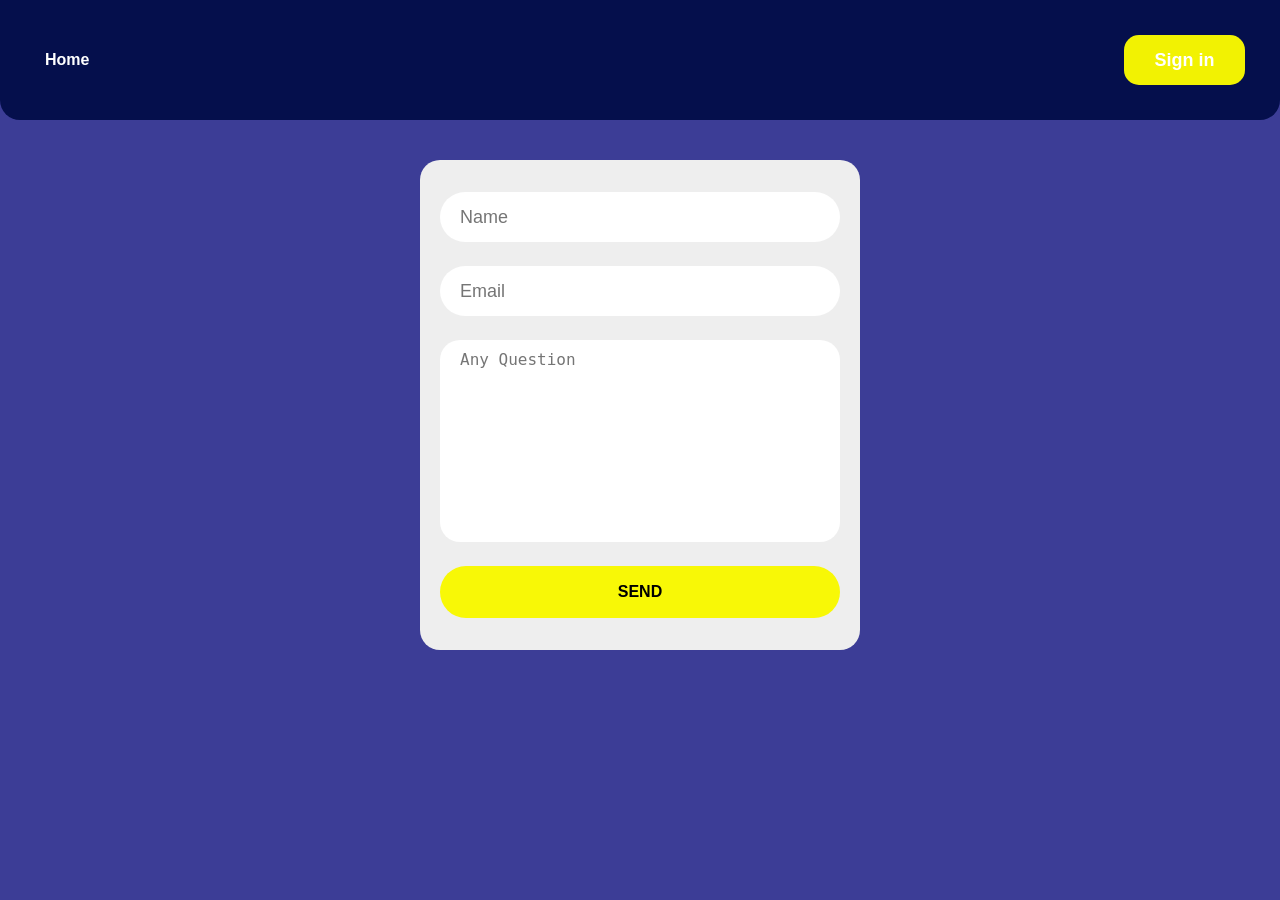
<file: final_project/contactus.html>
<html>

<head>
    <link rel="stylesheet" href="./contactus.css">
    <title>Contact Us</title>
</head>

<body>
        <div class="header">
            <div class="headerlinksbtn">
                <a href="./index.html">Home</a>
                <button class="btn"> <a href="./SignUp_LogIn_Form.html">Sign in</a> </button>
            </div>
        </div>
      
        <div class="formContainer">
            <form>
                <input type="text" placeholder="Name">
                <input type="email" placeholder="Email">
                <textarea name="question" cols="30" rows="10" placeholder="Any Question"></textarea>
                <button>Send</button>
            </form>
        </div>
</body>

</html>
</file>
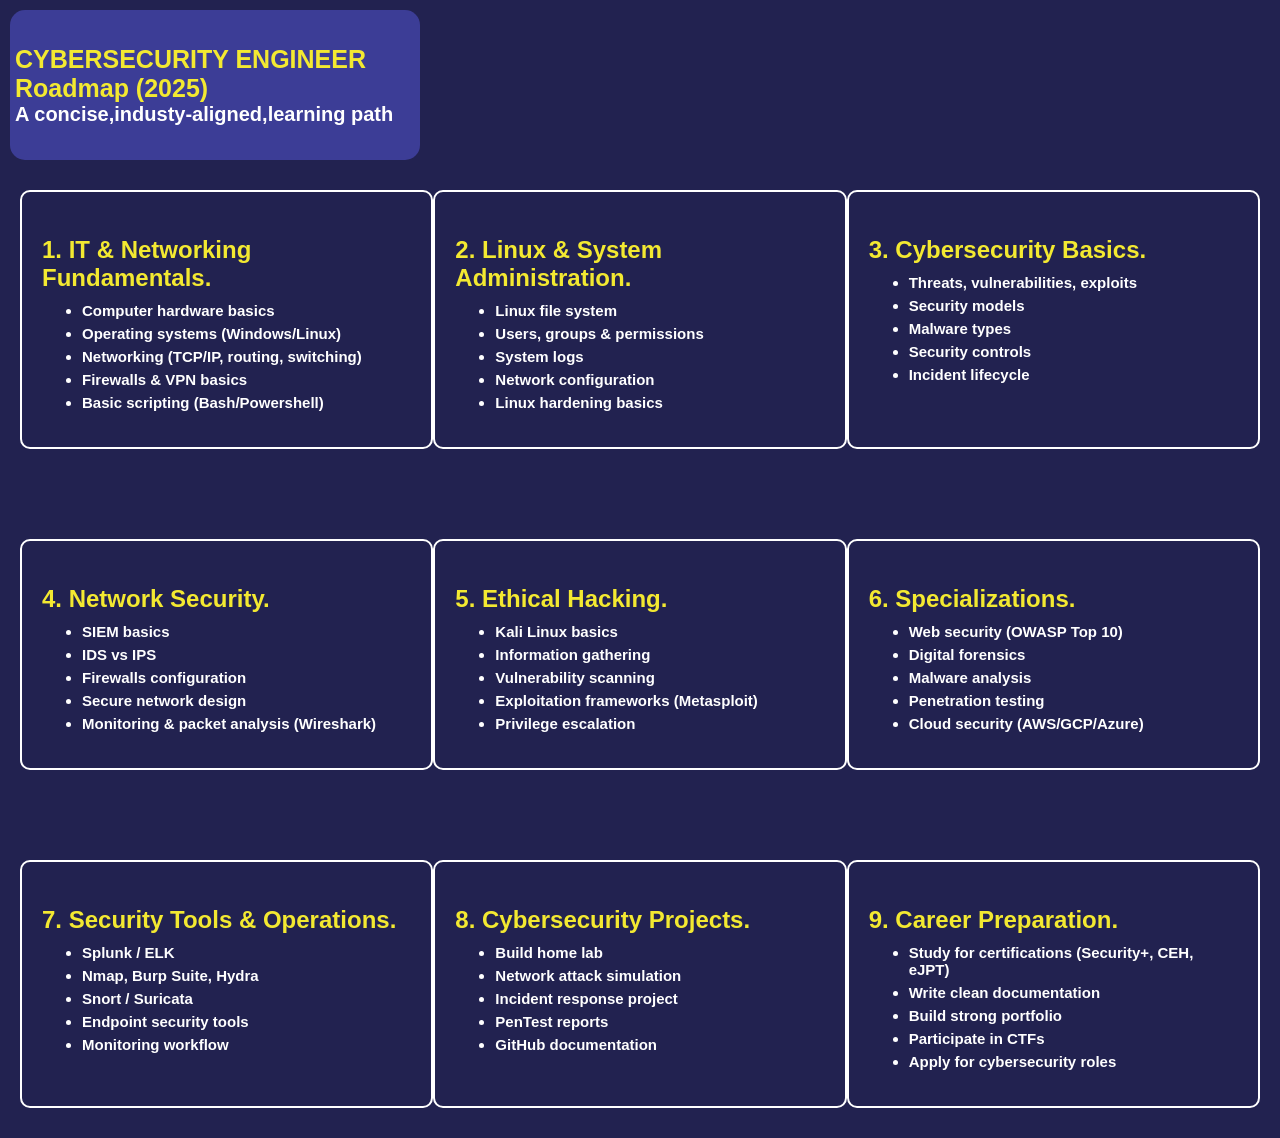
<file: final_project/cybersecurityroadmap.html>
<html>
    <head>
<link rel="stylesheet" href="cybersecurityroadmap.css">
<title>DEVPATH</title>
    </head>
    <body>
        <div class="head"><P><SPan>CYBERSECURITY ENGINEER<br></SPan><Span>Roadmap (2025)</Span><br>A concise,industy-aligned,learning path</P></div>
 


<div class="container">
    <div class="section">
        <h3>1. IT & Networking Fundamentals.</h3>
        <ul>
            <li>Computer hardware basics</li>
            <li>Operating systems (Windows/Linux)</li>
            <li>Networking (TCP/IP, routing, switching)</li>
            <li>Firewalls & VPN basics</li>
            <li>Basic scripting (Bash/Powershell)</li>
        </ul>
    </div>

    <div class="section">
        <h3>2. Linux & System Administration.</h3>
        <ul>
            <li>Linux file system</li>
            <li>Users, groups & permissions</li>
            <li>System logs</li>
            <li>Network configuration</li>
            <li>Linux hardening basics</li>
        </ul>
    </div>

    <div class="section">
        <h3>3. Cybersecurity Basics.</h3>
        <ul>
            <li>Threats, vulnerabilities, exploits</li>
            <li>Security models</li>
            <li>Malware types</li>
            <li>Security controls</li>
            <li>Incident lifecycle</li>
        </ul>
    </div>
</div>


<div class="container">
    <div class="section">
        <h3>4. Network Security.</h3>
        <ul>
            <li>SIEM basics</li>
            <li>IDS vs IPS</li>
            <li>Firewalls configuration</li>
            <li>Secure network design</li>
            <li>Monitoring & packet analysis (Wireshark)</li>
        </ul>
    </div>

    <div class="section">
        <h3>5. Ethical Hacking.</h3>
        <ul>
            <li>Kali Linux basics</li>
            <li>Information gathering</li>
            <li>Vulnerability scanning</li>
            <li>Exploitation frameworks (Metasploit)</li>
            <li>Privilege escalation</li>
        </ul>
    </div>

    <div class="section">
        <h3>6. Specializations.</h3>
        <ul>
            <li>Web security (OWASP Top 10)</li>
            <li>Digital forensics</li>
            <li>Malware analysis</li>
            <li>Penetration testing</li>
            <li>Cloud security (AWS/GCP/Azure)</li>
        </ul>
    </div>
</div>


<div class="container">
    <div class="section">
        <h3>7. Security Tools & Operations.</h3>
        <ul>
            <li>Splunk / ELK</li>
            <li>Nmap, Burp Suite, Hydra</li>
            <li>Snort / Suricata</li>
            <li>Endpoint security tools</li>
            <li>Monitoring workflow</li>
        </ul>
    </div>

    <div class="section">
        <h3>8. Cybersecurity Projects.</h3>
        <ul>
            <li>Build home lab</li>
            <li>Network attack simulation</li>
            <li>Incident response project</li>
            <li>PenTest reports</li>
            <li>GitHub documentation</li>
        </ul>
    </div>

    <div class="section">
        <h3>9. Career Preparation.</h3>
        <ul>
            <li>Study for certifications (Security+, CEH, eJPT)</li>
            <li>Write clean documentation</li>
            <li>Build strong portfolio</li>
            <li>Participate in CTFs</li>
            <li>Apply for cybersecurity roles</li>
        </ul>
    </div>
</div>
    
    </body>
</html>
</file>
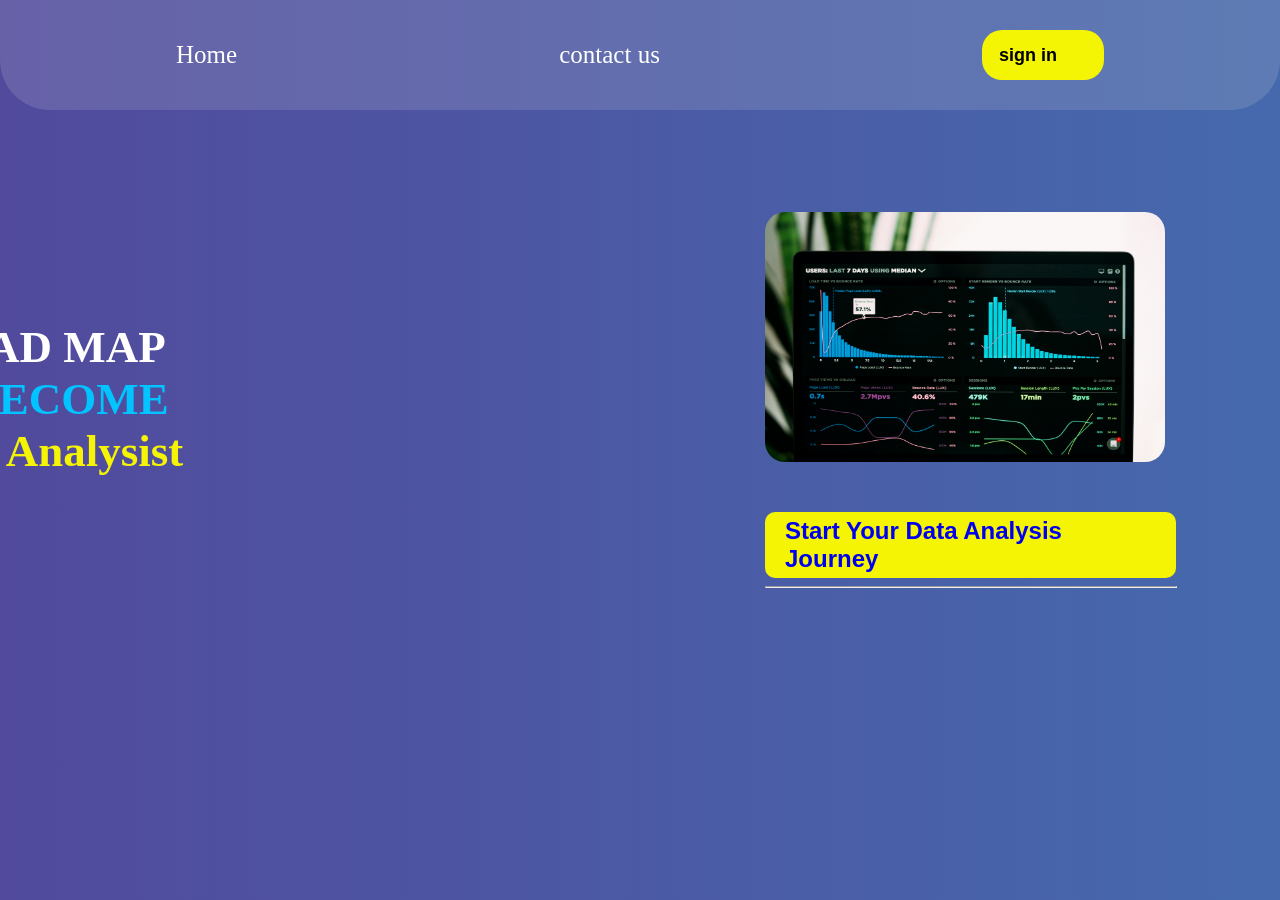
<file: final_project/dt.html>
<html>

<head>
    <title>DEVPATH</title>
    <link rel="stylesheet" href="PROG4.CSS" />
  
</head>





<body class="body">
    <div class="header_links">

        <a href="./index.html" target="_blank"> Home</a>
        
        <a href="./contactus.html"> contact us</a>
        <button class="button"><a href="./dt_roadmap.html" target="_blank" style="color:black">sign in</a></button>
    </div>
    <div class="HEAD">
       <div> <h1> <span style="color: white;">!ROAD MAP TO</span><span style="color: rgb(0, 195, 255);">BECOME</span>
            <BR><span style="color: rgba(248, 248, 0, 0.975);"> Data Analysist </span> </h1>
              
                </div>
        <div><img src="dt.jpg"style="width: 400px; height:250px ;" >
        <button  class= "big-btn" ><a href=" ./dt_roadmap.html " target="_blank" style = " text-decoration: none  ; " > Start Your Data Analysis Journey</a>  </button>
    <hr>
</div>
            </div>
            

</body>


</html>
</file>
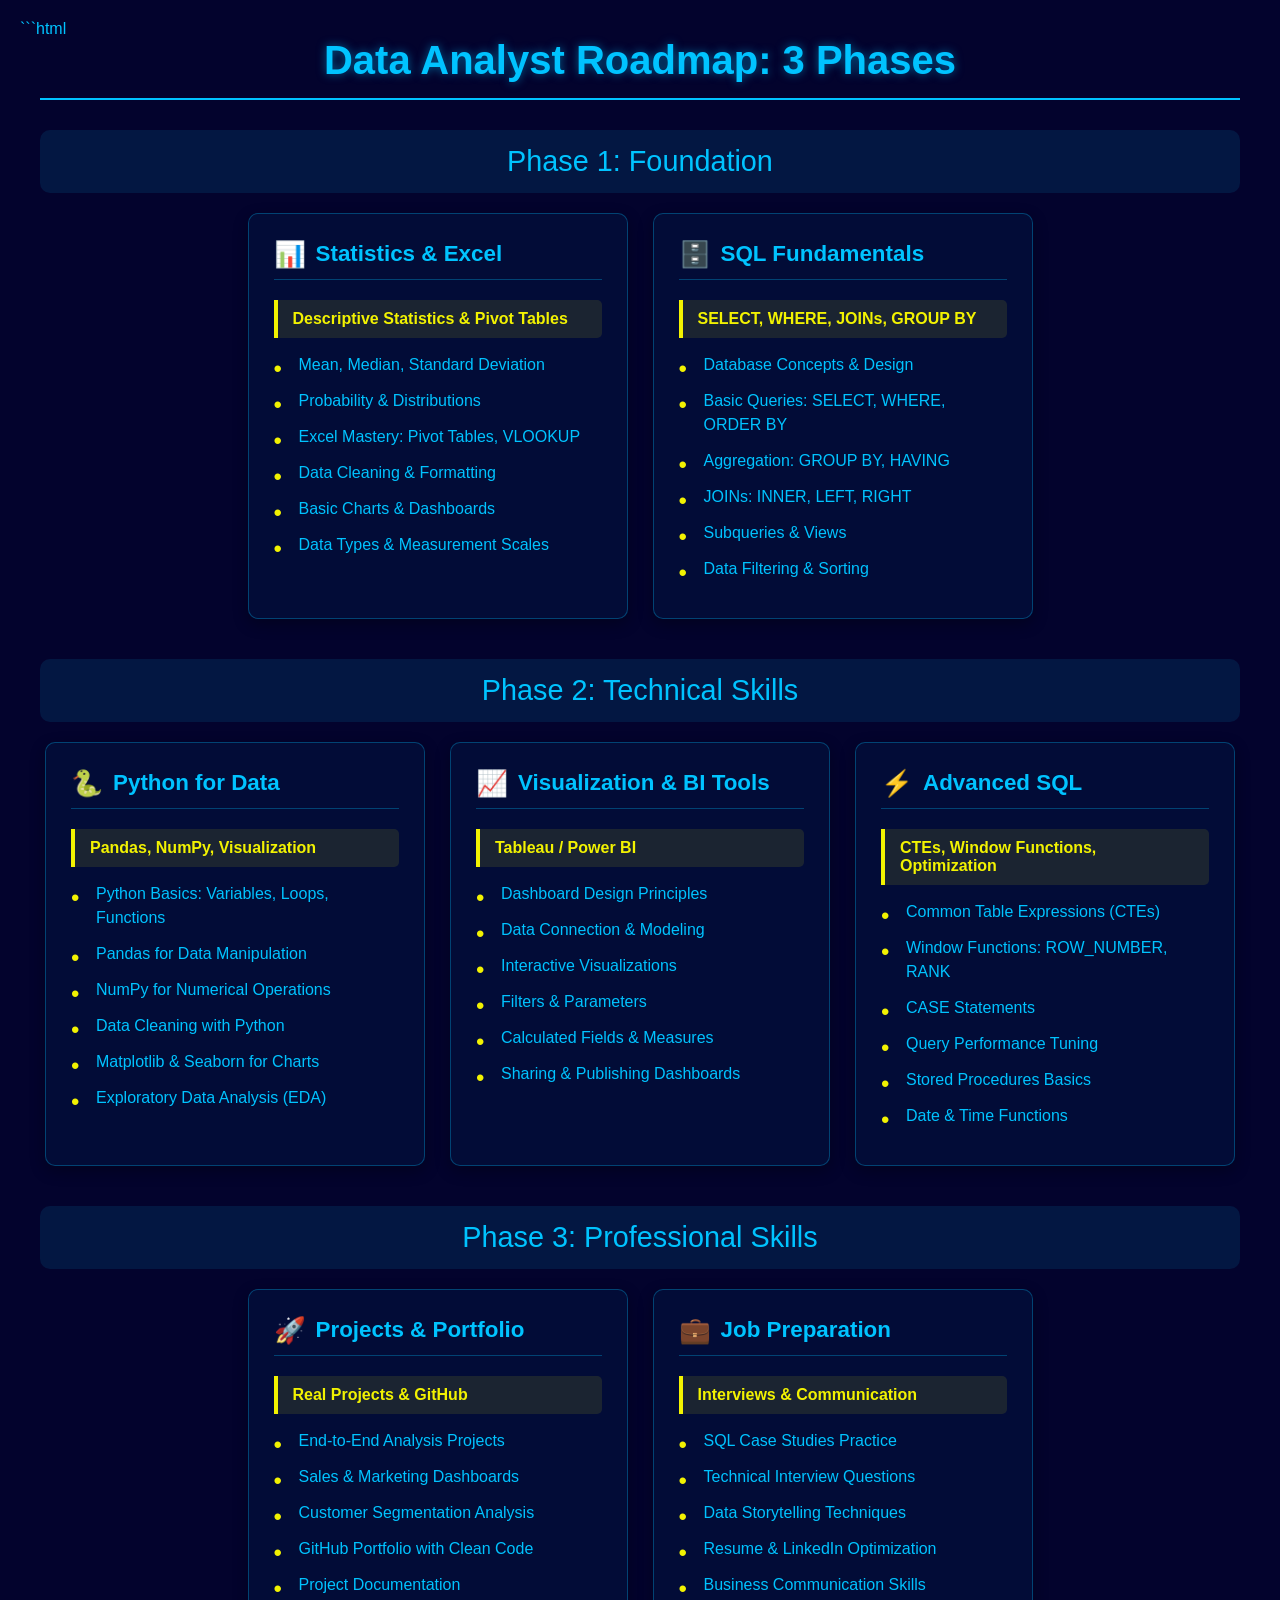
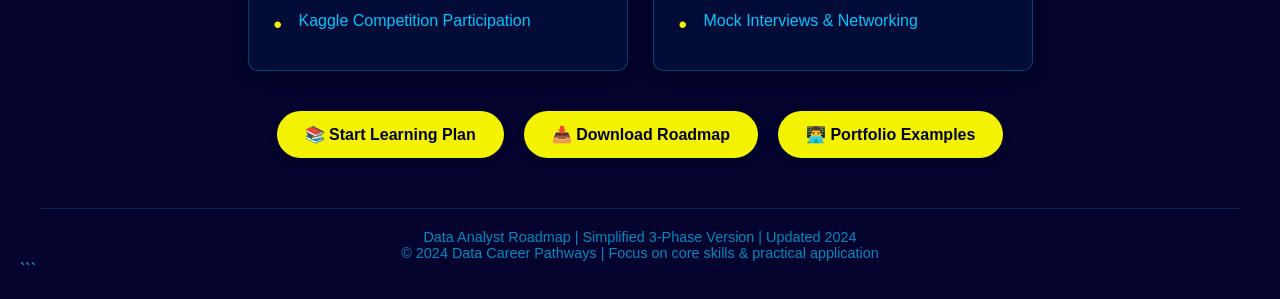
<file: final_project/dt_roadmap.html>
```html
<!DOCTYPE html>
<html lang="en">
<head>
    <meta charset="UTF-8">
    <meta name="viewport" content="width=device-width, initial-scale=1.0">
    <title>Data Analyst Roadmap</title>
    <style>
        * {
            margin: 0;
            padding: 0;
            box-sizing: border-box;
            font-family: 'Segoe UI', sans-serif;
        }

        body {
            background-color: rgb(3, 3, 45);
            color: rgb(0, 195, 255);
            padding: 20px;
        }

        .container {
            max-width: 1200px;
            margin: 0 auto;
        }

        h1 {
            text-align: center;
            margin-bottom: 30px;
            font-size: 2.5rem;
            color: rgb(0, 195, 255);
            text-shadow: 0 0 10px rgba(0, 195, 255, 0.5);
            padding-bottom: 15px;
            border-bottom: 2px solid rgb(0, 195, 255);
        }

        .phase-title {
            color: rgb(0, 195, 255);
            margin: 30px 0 20px;
            font-size: 1.8rem;
            text-align: center;
            padding: 15px;
            border-radius: 10px;
            background: rgba(0, 195, 255, 0.1);
        }

        .phase-container {
            display: flex;
            flex-wrap: wrap;
            gap: 25px;
            margin-bottom: 40px;
            justify-content: center;
        }

        .phase {
            background-color: rgba(0, 195, 255, 0.05);
            border: 1px solid rgba(0, 195, 255, 0.3);
            border-radius: 10px;
            padding: 25px;
            flex: 1;
            min-width: 300px;
            max-width: 380px;
            box-shadow: 0 5px 15px rgba(0, 0, 0, 0.3);
        }

        .phase h3 {
            color: rgb(0, 195, 255);
            margin-bottom: 20px;
            padding-bottom: 10px;
            border-bottom: 1px solid rgba(0, 195, 255, 0.3);
            display: flex;
            align-items: center;
            font-size: 1.4rem;
        }

        .phase-icon {
            margin-right: 10px;
            font-size: 1.6rem;
        }

        ul {
            list-style-type: none;
            padding-left: 0;
        }

        li {
            margin-bottom: 12px;
            padding-left: 25px;
            position: relative;
            line-height: 1.5;
        }

        li:before {
            content: "•";
            color: rgba(248, 248, 0, 0.975);
            font-size: 1.5rem;
            position: absolute;
            left: 0;
            top: -2px;
        }

        .highlight {
            background-color: rgba(248, 248, 0, 0.1);
            border-left: 4px solid rgba(248, 248, 0, 0.975);
            padding: 10px 15px;
            border-radius: 0 5px 5px 0;
            margin: 15px 0;
            font-weight: bold;
            color: rgba(248, 248, 0, 0.975);
        }

        .button-container {
            display: flex;
            flex-wrap: wrap;
            gap: 20px;
            margin: 40px 0;
            justify-content: center;
        }

        .button {
            background-color: rgba(248, 248, 0, 0.975);
            color: rgb(3, 3, 45);
            border: none;
            padding: 14px 28px;
            border-radius: 30px;
            font-weight: bold;
            cursor: pointer;
            transition: all 0.3s ease;
            box-shadow: 0 4px 8px rgba(0, 0, 0, 0.2);
            min-width: 200px;
            text-align: center;
            font-size: 1rem;
        }

        .button:hover {
            background-color: rgba(248, 248, 0, 1);
            transform: translateY(-3px);
            box-shadow: 0 6px 12px rgba(0, 0, 0, 0.3);
        }

        .footer {
            text-align: center;
            margin-top: 50px;
            padding-top: 20px;
            border-top: 1px solid rgba(0, 195, 255, 0.2);
            color: rgba(0, 195, 255, 0.7);
            font-size: 0.9rem;
        }

        @media (max-width: 768px) {
            .phase-container {
                flex-direction: column;
                align-items: center;
            }
            
            .phase {
                width: 100%;
                max-width: 100%;
            }
            
            .button {
                width: 100%;
                max-width: 300px;
            }
            
            h1 {
                font-size: 2rem;
            }
        }
    </style>
</head>
<body>
    <div class="container">
        <h1>Data Analyst Roadmap: 3 Phases</h1>

        <!-- PHASE 1 -->
        <div class="phase-title">Phase 1: Foundation</div>
        <div class="phase-container">
            <div class="phase">
                <h3><span class="phase-icon">📊</span> Statistics & Excel</h3>
                <div class="highlight">Descriptive Statistics & Pivot Tables</div>
                <ul>
                    <li>Mean, Median, Standard Deviation</li>
                    <li>Probability & Distributions</li>
                    <li>Excel Mastery: Pivot Tables, VLOOKUP</li>
                    <li>Data Cleaning & Formatting</li>
                    <li>Basic Charts & Dashboards</li>
                    <li>Data Types & Measurement Scales</li>
                </ul>
            </div>

            <div class="phase">
                <h3><span class="phase-icon">🗄️</span> SQL Fundamentals</h3>
                <div class="highlight">SELECT, WHERE, JOINs, GROUP BY</div>
                <ul>
                    <li>Database Concepts & Design</li>
                    <li>Basic Queries: SELECT, WHERE, ORDER BY</li>
                    <li>Aggregation: GROUP BY, HAVING</li>
                    <li>JOINs: INNER, LEFT, RIGHT</li>
                    <li>Subqueries & Views</li>
                    <li>Data Filtering & Sorting</li>
                </ul>
            </div>
        </div>

        <!-- PHASE 2 -->
        <div class="phase-title">Phase 2: Technical Skills</div>
        <div class="phase-container">
            <div class="phase">
                <h3><span class="phase-icon">🐍</span> Python for Data</h3>
                <div class="highlight">Pandas, NumPy, Visualization</div>
                <ul>
                    <li>Python Basics: Variables, Loops, Functions</li>
                    <li>Pandas for Data Manipulation</li>
                    <li>NumPy for Numerical Operations</li>
                    <li>Data Cleaning with Python</li>
                    <li>Matplotlib & Seaborn for Charts</li>
                    <li>Exploratory Data Analysis (EDA)</li>
                </ul>
            </div>

            <div class="phase">
                <h3><span class="phase-icon">📈</span> Visualization & BI Tools</h3>
                <div class="highlight">Tableau / Power BI</div>
                <ul>
                    <li>Dashboard Design Principles</li>
                    <li>Data Connection & Modeling</li>
                    <li>Interactive Visualizations</li>
                    <li>Filters & Parameters</li>
                    <li>Calculated Fields & Measures</li>
                    <li>Sharing & Publishing Dashboards</li>
                </ul>
            </div>

            <div class="phase">
                <h3><span class="phase-icon">⚡</span> Advanced SQL</h3>
                <div class="highlight">CTEs, Window Functions, Optimization</div>
                <ul>
                    <li>Common Table Expressions (CTEs)</li>
                    <li>Window Functions: ROW_NUMBER, RANK</li>
                    <li>CASE Statements</li>
                    <li>Query Performance Tuning</li>
                    <li>Stored Procedures Basics</li>
                    <li>Date & Time Functions</li>
                </ul>
            </div>
        </div>

        <!-- PHASE 3 -->
        <div class="phase-title">Phase 3: Professional Skills</div>
        <div class="phase-container">
            <div class="phase">
                <h3><span class="phase-icon">🚀</span> Projects & Portfolio</h3>
                <div class="highlight">Real Projects & GitHub</div>
                <ul>
                    <li>End-to-End Analysis Projects</li>
                    <li>Sales & Marketing Dashboards</li>
                    <li>Customer Segmentation Analysis</li>
                    <li>GitHub Portfolio with Clean Code</li>
                    <li>Project Documentation</li>
                    <li>Kaggle Competition Participation</li>
                </ul>
            </div>

            <div class="phase">
                <h3><span class="phase-icon">💼</span> Job Preparation</h3>
                <div class="highlight">Interviews & Communication</div>
                <ul>
                    <li>SQL Case Studies Practice</li>
                    <li>Technical Interview Questions</li>
                    <li>Data Storytelling Techniques</li>
                    <li>Resume & LinkedIn Optimization</li>
                    <li>Business Communication Skills</li>
                    <li>Mock Interviews & Networking</li>
                </ul>
            </div>
        </div>

        <div class="button-container">
            <button class="button">📚 Start Learning Plan</button>
            <button class="button">📥 Download Roadmap</button>
            <button class="button">👨‍💻 Portfolio Examples</button>
        </div>

        <div class="footer">
            <p>Data Analyst Roadmap | Simplified 3-Phase Version | Updated 2024</p>
            <p>© 2024 Data Career Pathways | Focus on core skills & practical application</p>
        </div>
    </div>
    <script>
        document.querySelectorAll('.button').forEach(button => {
            button.addEventListener('click', function() {
                const actions = {
                    '📚 Start Learning Plan': 'Redirecting to learning resources...',
                    '📥 Download Roadmap': 'Downloading simplified roadmap...',
                    '👨‍💻 Portfolio Examples': 'Opening portfolio examples...'
                };
                alert(actions[this.textContent] || `Action: ${this.textContent}`);
            });
        });
        
        document.querySelectorAll('.phase').forEach(phase => {
            phase.addEventListener('mouseenter', function() {
                this.style.transform = 'translateY(-5px)';
                this.style.boxShadow = '0 10px 20px rgba(0, 195, 255, 0.2)';
            });
            
            phase.addEventListener('mouseleave', function() {
                this.style.transform = 'translateY(0)';
                this.style.boxShadow = '0 5px 15px rgba(0, 0, 0, 0.3)';
            });
        });
    </script>
</body>
</html>
```
</file>
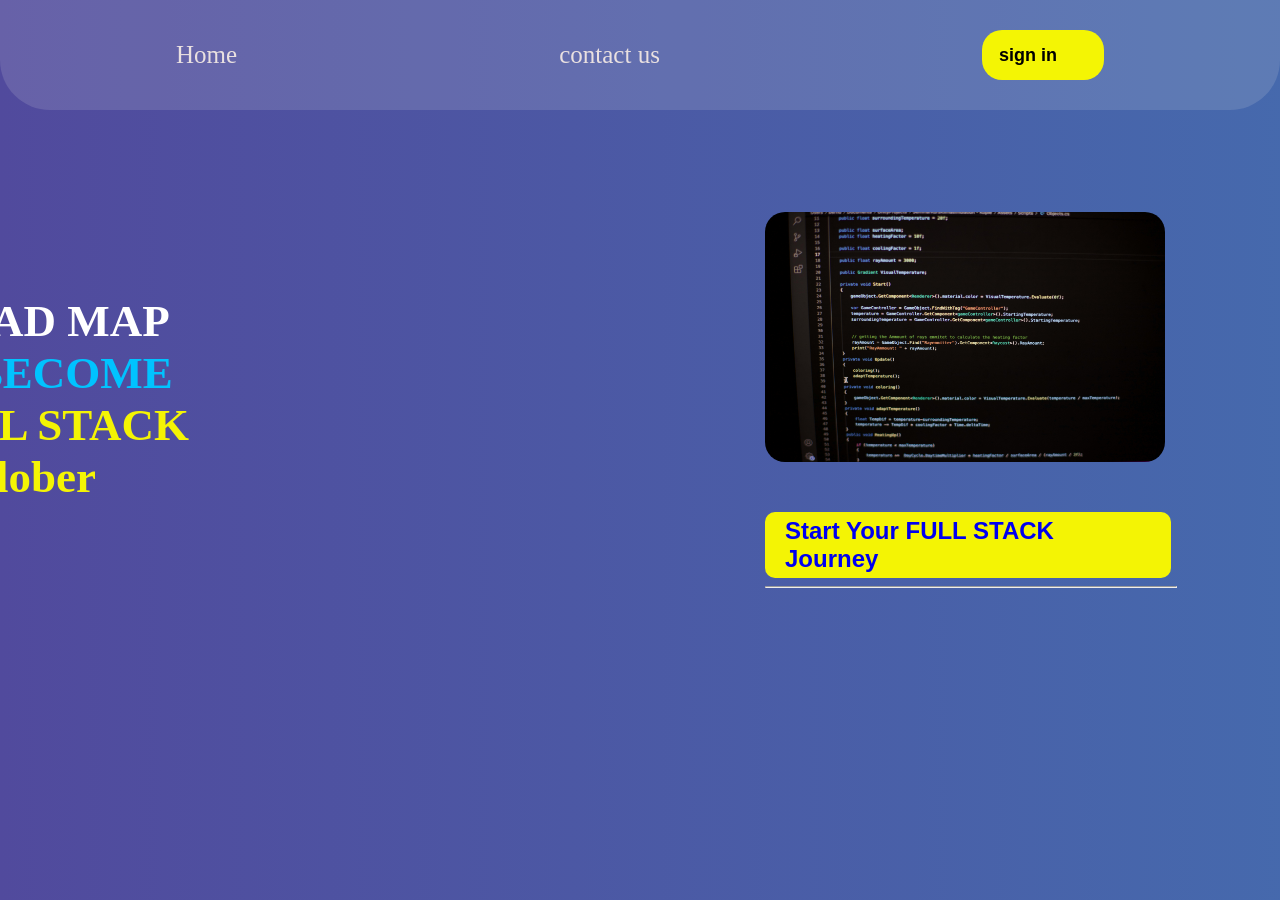
<file: final_project/fullstack.html>
<html>

<head>
    <title>DEVPATH</title>
    <link rel="stylesheet" href="PROG3.CSS" />

</head>





<body class="body">
    <div class="header_links">

        <a href="./index.html" target="_blank"> Home</a>
        
        <a href="./contactus.html"> contact us</a>
        <button class="button"><a href="./SignUp_LogIn_Form.html" target ="_blank" style="color:black">sign in</a></button>
    </div>
    <div class="HEAD">
       <div> <h1> <span style="color: white;">!ROAD MAP TO</span><span style="color: rgb(0, 195, 255);">BECOME</span>
            <BR><span style="color: rgba(248, 248, 0, 0.975);">FULL STACK develober</span> </h1>
              
                </div>
        <div><img src="FULL.jpg"  style="width: 400px; height:250px ;">
        <button  class="big-btn" ><a href="./fullstack_roadmap.html" target="_blank" style="text-decoration: none  ; " >Start Your FULL STACK Journey</a></button>
    <hr>
</div>
            </div>
            

</body>


</html>
</file>
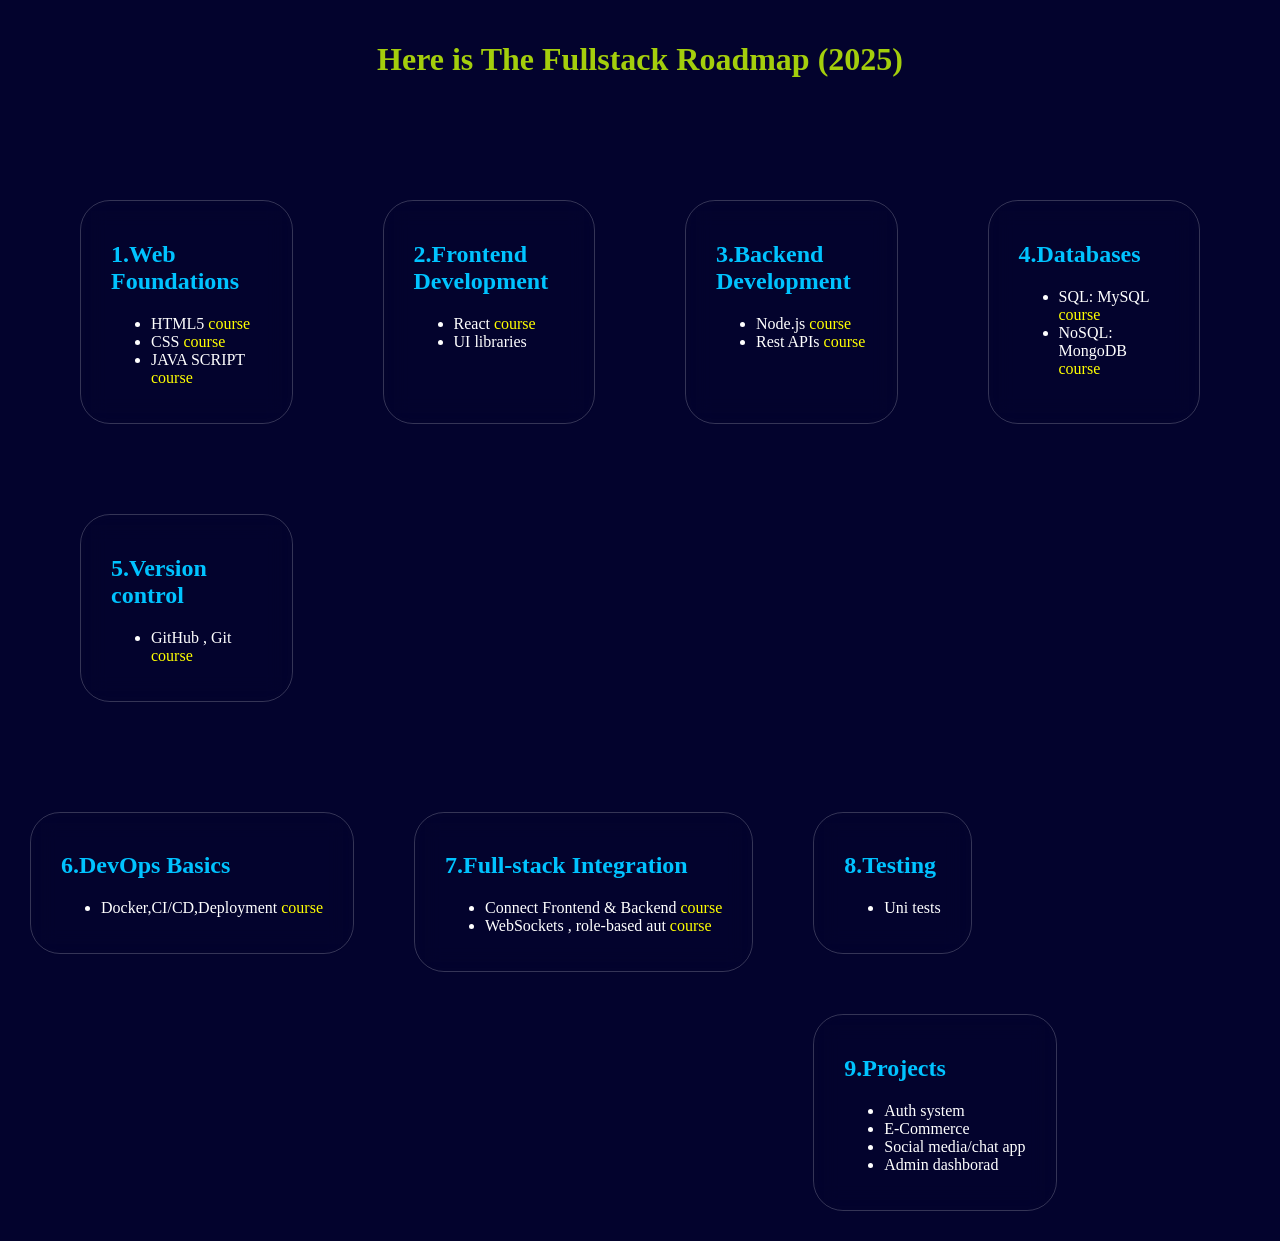
<file: final_project/fullstack_roadmap.html>
<!DOCTYPE html>
<html lang="en">
  <head>
    <meta charset="UTF-8" />
    <meta name="viewport" content="width=device-width, initial-scale=1.0" />
    
    <title>DEVPATH</title>
    <link rel="stylesheet" href="fullstack_roadmap.css" />
  </head>
  <body>
    <div id="title">
      <h1>Here is The Fullstack Roadmap (2025)</h1>
    </div>

    <div class="container">
      <div class="phase">
        <h2>1.Web Foundations</h2>
        <ul>
          <li>HTML5 <a href="https://youtu.be/qfPUMV9J5yw?si=ngBMzXSPi60mJh5E" target="_blank">course</a></li>
          <li>CSS <a href="https://youtu.be/qyVkLebgfzY?si=6oC9Qs4OilIMeHLm" target="_blank">course</a></li>
          <li>JAVA SCRIPT <a href="https://youtu.be/lfmg-EJ8gm4?si=GP-t6pFoSoCQNVVq" target="_blank">course</a></li>
        </ul>
      </div>
      <div class="phase">
        <h2>2.Frontend Development</h2>
        <ul>
          <li>React <a href="https://youtu.be/CgkZ7MvWUAA?si=9T14BPE476XQlRIZ " target="_blank">course</a></li>
          <li>UI libraries</li>
        </ul>
      </div>
<div class="phase">
        <h2>3.Backend Development</h2>
        <ul>
          <li> Node.js <a href="https://youtu.be/Oe421EPjeBE?si=2Kqn_51OCaanCN0B" target="_blank">course</a></li>
          <li> Rest APIs <a href="https://youtu.be/2JYT5f2isg4?si=C1wFsDdBlEkWN_cI" target="_blank">course</a></li>
        </ul>
      </div>
      <div class="phase">
        <h2>4.Databases</h2>
        <ul>
          <li>SQL: MySQL <a href="https://www.youtube.com/watch?v=JQT8d2tHwk0&list=PLe_UJpVeP8qCHeTPVPc2gQXuQr7AniUbn" target="_blank"> course</a></li>
          <li>NoSQL: MongoDB <a href="https://youtu.be/c2M-rlkkT5o?si=biFGmtcoBpgZnaaB" target="_blank">course</a></li>
        </ul>
      </div>
      <div class="phase">
        <h2>5.Version control</h2>
        <ul>
          <li> GitHub , Git <a href="https://youtu.be/rH3zE7VlIMs?si=T_x5_6X-u8g1ONDq" target="_blank">course</a> </li>          
        </ul>
      </div>
      </div>
      <div class="phase">
        <h2>6.DevOps Basics</h2>
        <ul>
            <li> Docker,CI/CD,Deployment <a href="https://youtu.be/hQcFE0RD0cQ?si=MBSfxb5GmmvcSK4U" target="_blank">course</a></li>
        </ul>
      </div>
      </div>
      <div class="phase">
        <h2>7.Full-stack Integration</h2>
        <ul>
            <li>Connect Frontend & Backend  <a href="https://youtu.be/GPEuQ2BPqkE?si=cSG2_pOrHkAiCwAb"> course</a></li>
            <li> WebSockets , role-based aut <a href="https://youtu.be/CzcfeL7ymbU?si=SVmd2njvPnpueZKZ" target="_blank"> course</a></li>          
        </ul>
      </div>
      </div>
      <div class="phase">
        <h2>8.Testing</h2>
        <ul>
          <li>Uni tests</li>          
        </ul>
      </div>
      </div>
      <div class="phase">
        <h2>9.Projects</h2>
        <ul>
            <li>Auth system</li>
            <li>E-Commerce</li>
            <li>Social media/chat app</li>
            <li>Admin dashborad</li>
                    
        </ul>
      </div>
      </div>
      
      
      
      
      
    </div>
  </body>
</html>
</file>
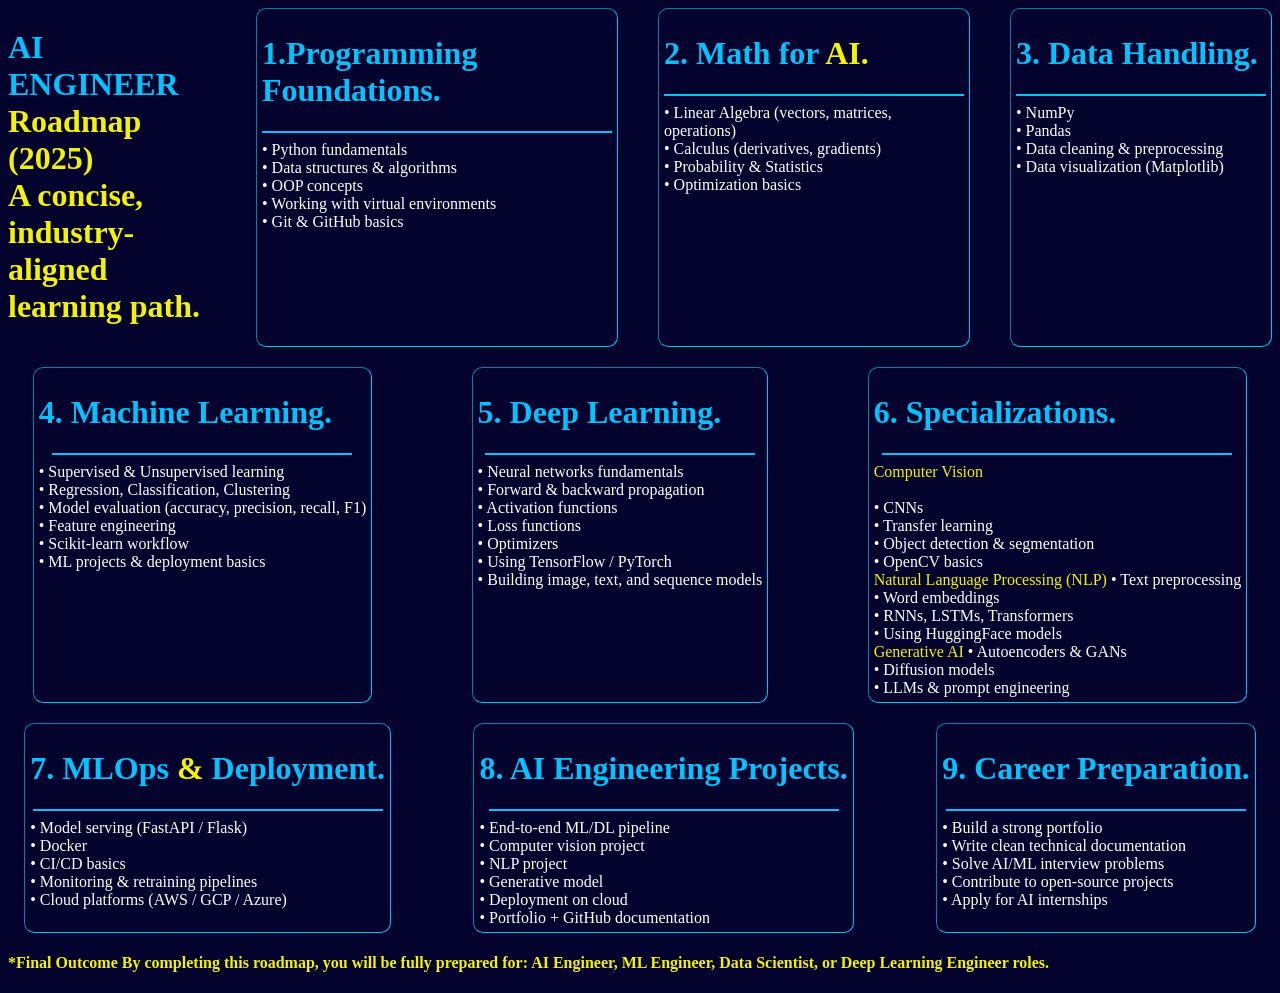
<file: final_project/roadmap.html>
<!DOCTYPE html>
<html>
    <head>
        <title>ROAD MAP</title>
        <style>
        
    body{
        background-color: rgb(3, 3, 45);
        color: white;
    }
    .head1{
    display: flex;
    gap: 40px;
    justify-content: space-around;
    }
.head2{
    display: flex;
    gap: 50px;
    justify-content: space-around;
    margin-top: 20px;
    }
.head3{
    display: flex;
    gap: 50px;
    justify-content: space-around;
    margin-top: 20px;
}
.d11 , .d12 , .d13 , .d21 ,.d22,.d23,.d31,.d32,.d33{
    border-width: 0.5px;
    border-style: inset;
    border-color: rgb(0, 195, 255);
    padding: 5px;   
    border-radius: 10px;
    
}
.d11  hr{
    width: 350px;
    height: 2px;
    background-color: rgb(0, 195, 255);
    border: none;

}
.d12  hr{
    width: 300px;
    height: 2px;
    background-color: rgb(0, 195, 255);
    border: none;

}
.d13  hr{
    width: 250px;
    height: 2px;
    background-color: rgb(0, 195, 255);
    border: none;

}
.d21  hr{
    width: 300px;
    height: 2px;
    background-color: rgb(0, 195, 255);
    border: none;

}
.d22  hr{
    width: 270px;
    height: 2px;
    background-color: rgb(0, 195, 255);
    border: none;

}
.d23  hr{
    width: 350px;
    height: 2px;
    background-color: rgb(0, 195, 255);
    border: none;

}
.d31  hr{
    width: 350px;
    height: 2px;
    background-color: rgb(0, 195, 255);
    border: none;

}
.d32  hr{
    width: 350px;
    height: 2px;
    background-color: rgb(0, 195, 255);
    border: none;

}
.d33  hr{
    width: 300px;
    height: 2px;
    background-color: rgb(0, 195, 255);
    border: none;

}


        </style>
    </head>

</html>
<body>
<div class="head1">
<h1><span style="color:  rgb(0, 195, 255);">AI ENGINEER</span> <br><span style="color:rgba(248, 248, 0, 0.975);"> Roadmap (2025)

<br>A concise, industry-aligned<br> learning path.</span></h1>
<div class="d11">
    <h1 style="color: rgb(0, 195, 255) ;">1.Programming Foundations.</h1>
    <hr>
    •	Python fundamentals<br>
	•	Data structures & algorithms<br>
	•	OOP concepts<br>
	•	Working with virtual environments<br>
	•	Git & GitHub basics<br>

</div>
<div class="d12">
 <h1 style="color: rgb(0, 195, 255) ;">2. Math for <span style="color: rgba(248, 248, 0, 0.975);">AI.</span></h1>
    <hr>
    •	Linear Algebra (vectors, matrices, operations)<br>
	•	Calculus (derivatives, gradients)<br>
	•	Probability & Statistics<br>
	•	Optimization basics<br>


</div>
<div class="d13">
 <h1 style="color: rgb(0, 195, 255) ;">3. Data Handling.</h1>
    <hr>
    •	NumPy<br>
	•	Pandas<br>
	•	Data cleaning & preprocessing<br>
	•	Data visualization (Matplotlib)<br>



</div>



</div>
<div class="head2">

 <div class="d21"><h1 style="color: rgb(0, 195, 255) ;">4. Machine Learning.</h1>
    <hr>
    •	Supervised & Unsupervised learning<br>
	•	Regression, Classification, Clustering<br>
	•	Model evaluation (accuracy, precision, recall, F1)<br>
	•	Feature engineering<br>
	•	Scikit-learn workflow<br>
	•	ML projects & deployment basics<br>

</div>

<div class="d22">
<h1 style="color: rgb(0, 195, 255) ;">5. Deep Learning.</h1>
    <hr>
    •	Neural networks fundamentals<br>
	•	Forward & backward propagation<br>
	•	Activation functions<br>
	•	Loss functions<br>
	•	Optimizers<br>
	•	Using TensorFlow / PyTorch<br>
	•	Building image, text, and sequence models<br>




</div>

<div class="d23">

<h1 style="color: rgb(0, 195, 255) ;">6. Specializations.</h1>

    <hr>
    <span style="color: rgba(248, 248, 0, 0.975);">Computer Vision</span><br><br>
	•	CNNs<br>
	•	Transfer learning<br>
	•	Object detection & segmentation<br>
	•	OpenCV basics<br>

<span style="color:rgba(248, 248, 0, 0.975) ;">Natural Language Processing (NLP)</span>
	•	Text preprocessing<br>
	•	Word embeddings<br>
	•	RNNs, LSTMs, Transformers<br>
	•	Using HuggingFace models<br>

    <span style="color:rgba(248, 248, 0, 0.975) ;">Generative AI</span>
    •	Autoencoders & GANs<br>
	•	Diffusion models<br>
	•	LLMs & prompt engineering<br>




</div>

</div>
<div class="head3">
<div class="d31">
    <h1 style="color: rgb(0, 195, 255) ;">7. MLOps <span style="color:rgba(248, 248, 0, 0.975) ;">&</span> Deployment.</h1>
    <hr>
    •	Model serving (FastAPI / Flask)<br>
	•	Docker<br>
	•	CI/CD basics<br>
	•	Monitoring & retraining pipelines<br>
	•	Cloud platforms (AWS / GCP / Azure)<br>



</div>
<div class="d32">
<h1 style="color: rgb(0, 195, 255) ;">8. AI Engineering Projects.</h1>
    <hr>
    •	End-to-end ML/DL pipeline<br>
	•	Computer vision project<br>
	•	NLP project<br>
	•	Generative model<br>
	•	Deployment on cloud<br>
	•	Portfolio + GitHub documentation<br>


</form>
</div>
<div class="d33">
<h1 style="color: rgb(0, 195, 255) ;">9. Career Preparation.</h1>
  <hr>
    •	Build a strong portfolio<br>
	•	Write clean technical documentation<br>
	•	Solve AI/ML interview problems<br>
	•	Contribute to open-source projects<br>
	•	Apply for AI internships<br>



</div>
</div>
<div>
<h4 style="color:rgba(248, 248, 0, 0.975) " > *Final Outcome

By completing this roadmap, you will be fully prepared for:
AI Engineer, ML Engineer, Data Scientist, or Deep Learning Engineer roles.</h4>
</div>

</body>
</file>
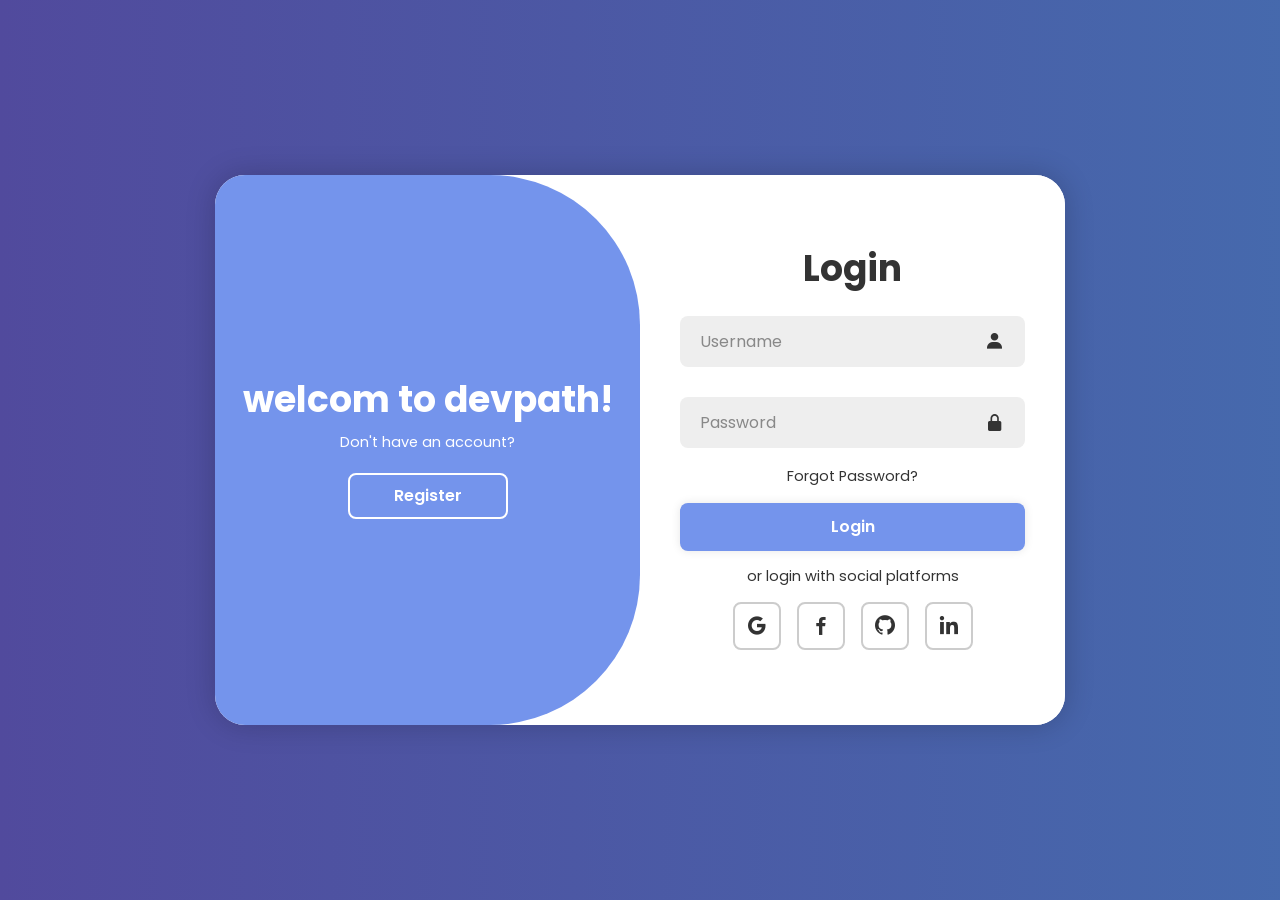
<file: final_project/SignUp_LogIn_Form.html>
<!DOCTYPE html>
<html lang="en">
<head>
    <meta charset="UTF-8">
    <meta name="viewport" content="width=device-width, initial-scale=1.0">
    <title>DEVPATH</title>
    <link rel="stylesheet" href="SignUp_LogIn_Form.css">
    <link href='https://unpkg.com/boxicons@2.1.4/css/boxicons.min.css' rel='stylesheet'>
</head>
  <body>

    <!-- credits to the writter @leonam-silva-de-souza -->
      <div class="container">
          <div class="form-box login">
              <form action="#">
                  <h1>Login</h1>
                  <div class="input-box">
                      <input type="text" placeholder="Username" required>
                      <i class='bx bxs-user'></i>
                  </div>
                  <div class="input-box">
                      <input type="password" placeholder="Password" required>
                      <i class='bx bxs-lock-alt' ></i>
                  </div>
                  <div class="forgot-link">
                      <a href="#">Forgot Password?</a>
                  </div>
                  <button type="submit" class="btn">Login</button>
                  <p>or login with social platforms</p>
                  <div class="social-icons">
                      <a href="#"><i class='bx bxl-google' ></i></a>
                      <a href="#"><i class='bx bxl-facebook' ></i></a>
                      <a href="#"><i class='bx bxl-github' ></i></a>
                      <a href="#"><i class='bx bxl-linkedin' ></i></a>
                  </div>
              </form>
          </div>

          <div class="form-box register">
              <form action="#">
                  <h1>Registration</h1>
                  <div class="input-box">
                      <input type="text" placeholder="Username" required>
                      <i class='bx bxs-user'></i>
                  </div>
                  <div class="input-box">
                      <input type="email" placeholder="Email" required>
                      <i class='bx bxs-envelope' ></i>
                  </div>
                  <div class="input-box">
                      <input type="password" placeholder="Password" required>
                      <i class='bx bxs-lock-alt' ></i>
                  </div>
                  <button type="submit" class="btn">Register</button>
                  <p>or register with social platforms</p>
                  <div class="social-icons">
                      <a href="#"><i class='bx bxl-google' ></i></a>
                      <a href="#"><i class='bx bxl-facebook' ></i></a>
                      <a href="#"><i class='bx bxl-github' ></i></a>
                      <a href="#"><i class='bx bxl-linkedin' ></i></a>
                  </div>
              </form>
          </div>

          <div class="toggle-box">
              <div class="toggle-panel toggle-left">
                  <h1>welcom to devpath!</h1>
                  <p>Don't have an account?</p>
                  <button class="btn register-btn">Register</button>
              </div>

              <div class="toggle-panel toggle-right">
                  <h1>Welcome Back!</h1>
                  <p>Already have an account?</p>
                  <button class="btn login-btn">Login</button>
              </div>
          </div>
      </div>
      <script src="SignUp_LogIn_Form.js"></script>

  </body>
</html>
</file>
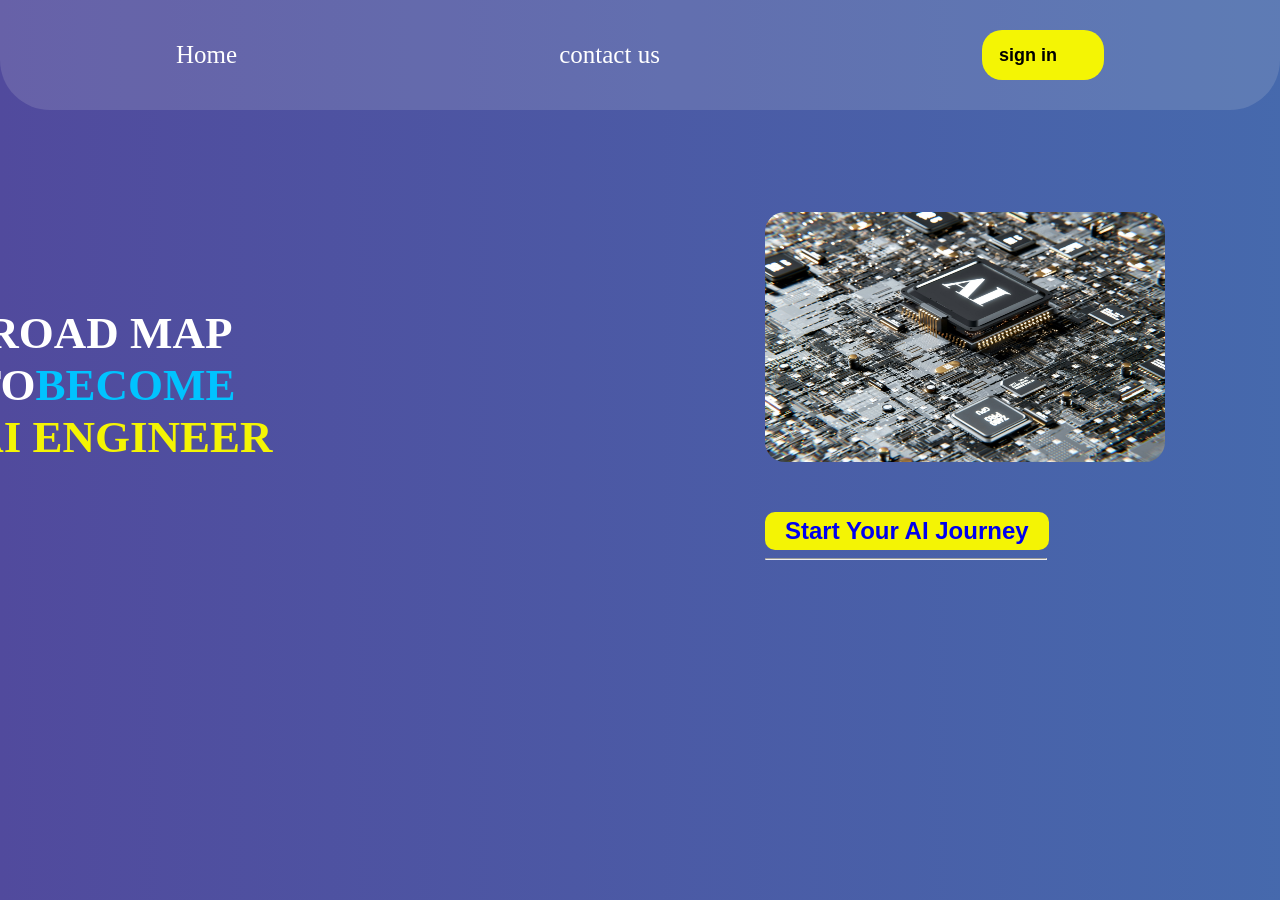
<file: final_project/test.html>
<html>
  <head>
    <title>DEVPATH</title>
    <link rel="stylesheet" href="PROG1.CSS" />
    <!-- 
    <script>
    x=prompt("do you want to learn AI ??");
    alert("DO it.");
 </script>
 -->
  </head>

  <body class="body">
    <div class="header_links">
      <a href="./index.html" target="_blank"> Home</a>

      <a href="./contactus.html"> contact us</a>
      <button class="button">
        <a
          href=""
          target="_blank"
          style="color: black"
          >sign in</a
        >
      </button>
    </div>
    <div class="HEAD">
      <div>
        <h1>
          <span style="color: white">!ROAD MAP TO</span
          ><span style="color: rgb(0, 195, 255)">BECOME</span> <br /><span
            style="color: rgba(248, 248, 0, 0.975)"
            >AI ENGINEER</span
          >
        </h1>
      </div>
      <div>
        <img src="AI2.jpg" style="width: 400px; height: 250px" />
        <button class="big-btn">
          <a
            href="./roadmap.html"
            target="_blank"
            style="text-decoration: none"
            >Start Your AI Journey</a
          >
        </button>
        <hr />
      </div>
    </div>

    
  </body>
</html>
</file>
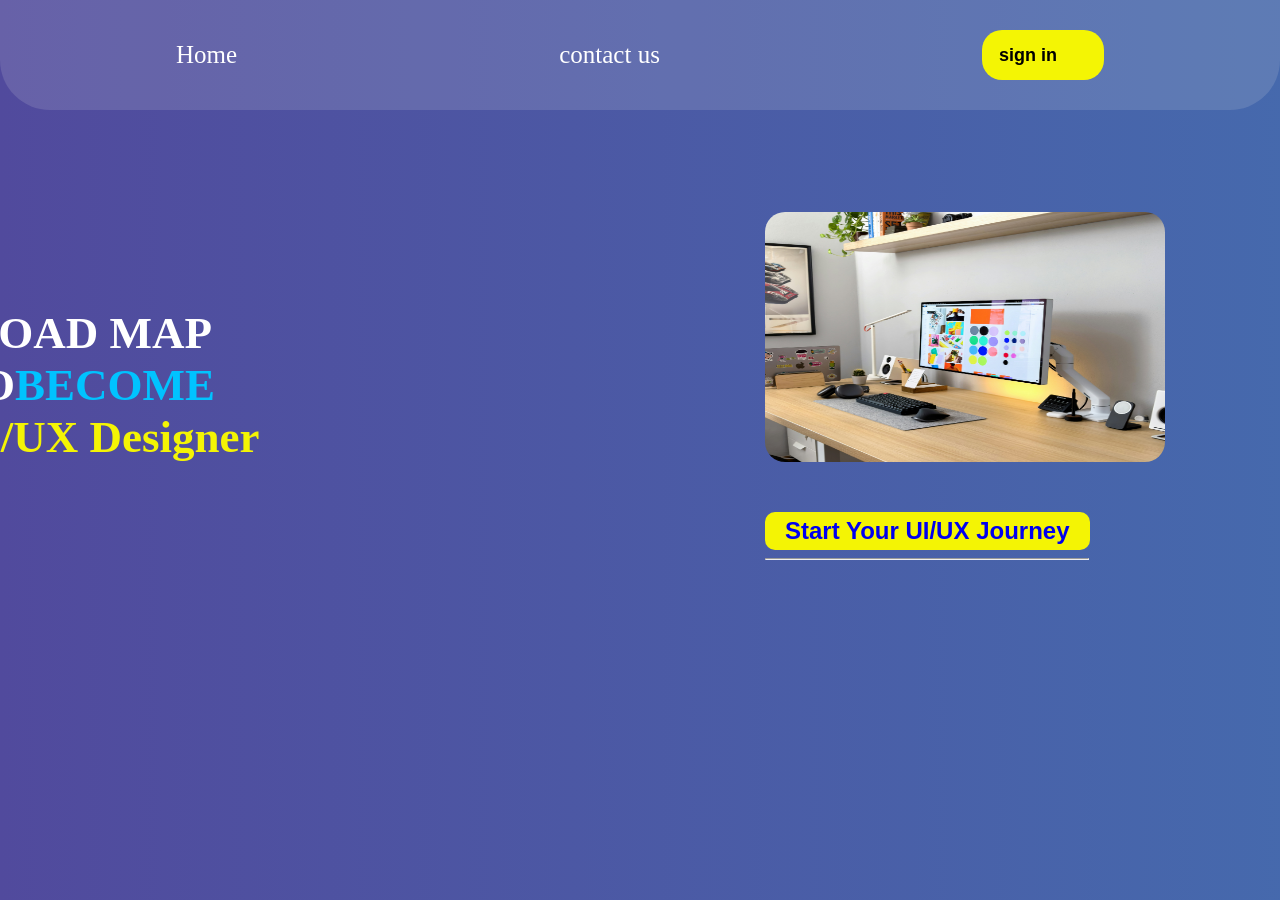
<file: final_project/ui.html>
<html>
  <head>
    <title>DEVPATH</title>
    <link rel="stylesheet" href="PROG2.CSS" />
    <!-- 
    <script>
    x=prompt("do you want to learn AI ??");
    alert("DO it.");
 </script>
 -->
  </head>

  <body class="body">
    <div class="header_links">
      <a
        href="./index.html"
        target="_blank"
      >
        Home</a
      >

      <a href="./contactus.html">
        contact us</a
      >
      <button class="button">
        <a
          href="./SignUp_LogIn_Form.html"
          target="_blank"
          style="color: black"
          >sign in</a
        >
      </button>
    </div>
    <div class="HEAD">
      <div>
        <h1>
          <span style="color: white">!ROAD MAP TO</span
          ><span style="color: rgb(0, 195, 255)">BECOME</span> <br /><span
            style="color: rgba(248, 248, 0, 0.975)"
            >UI/UX Designer</span
          >
        </h1>
      </div>
      <div>
        <img src="ix.jpg" style="width: 400px; height: 250px" />
        <button class="big-btn">
             <a href="./ui_roadmap.html">Start Your UI/UX Journey</a>
          
        </button>
        <hr />
      </div>
    </div>
  </body>
</html>
</file>
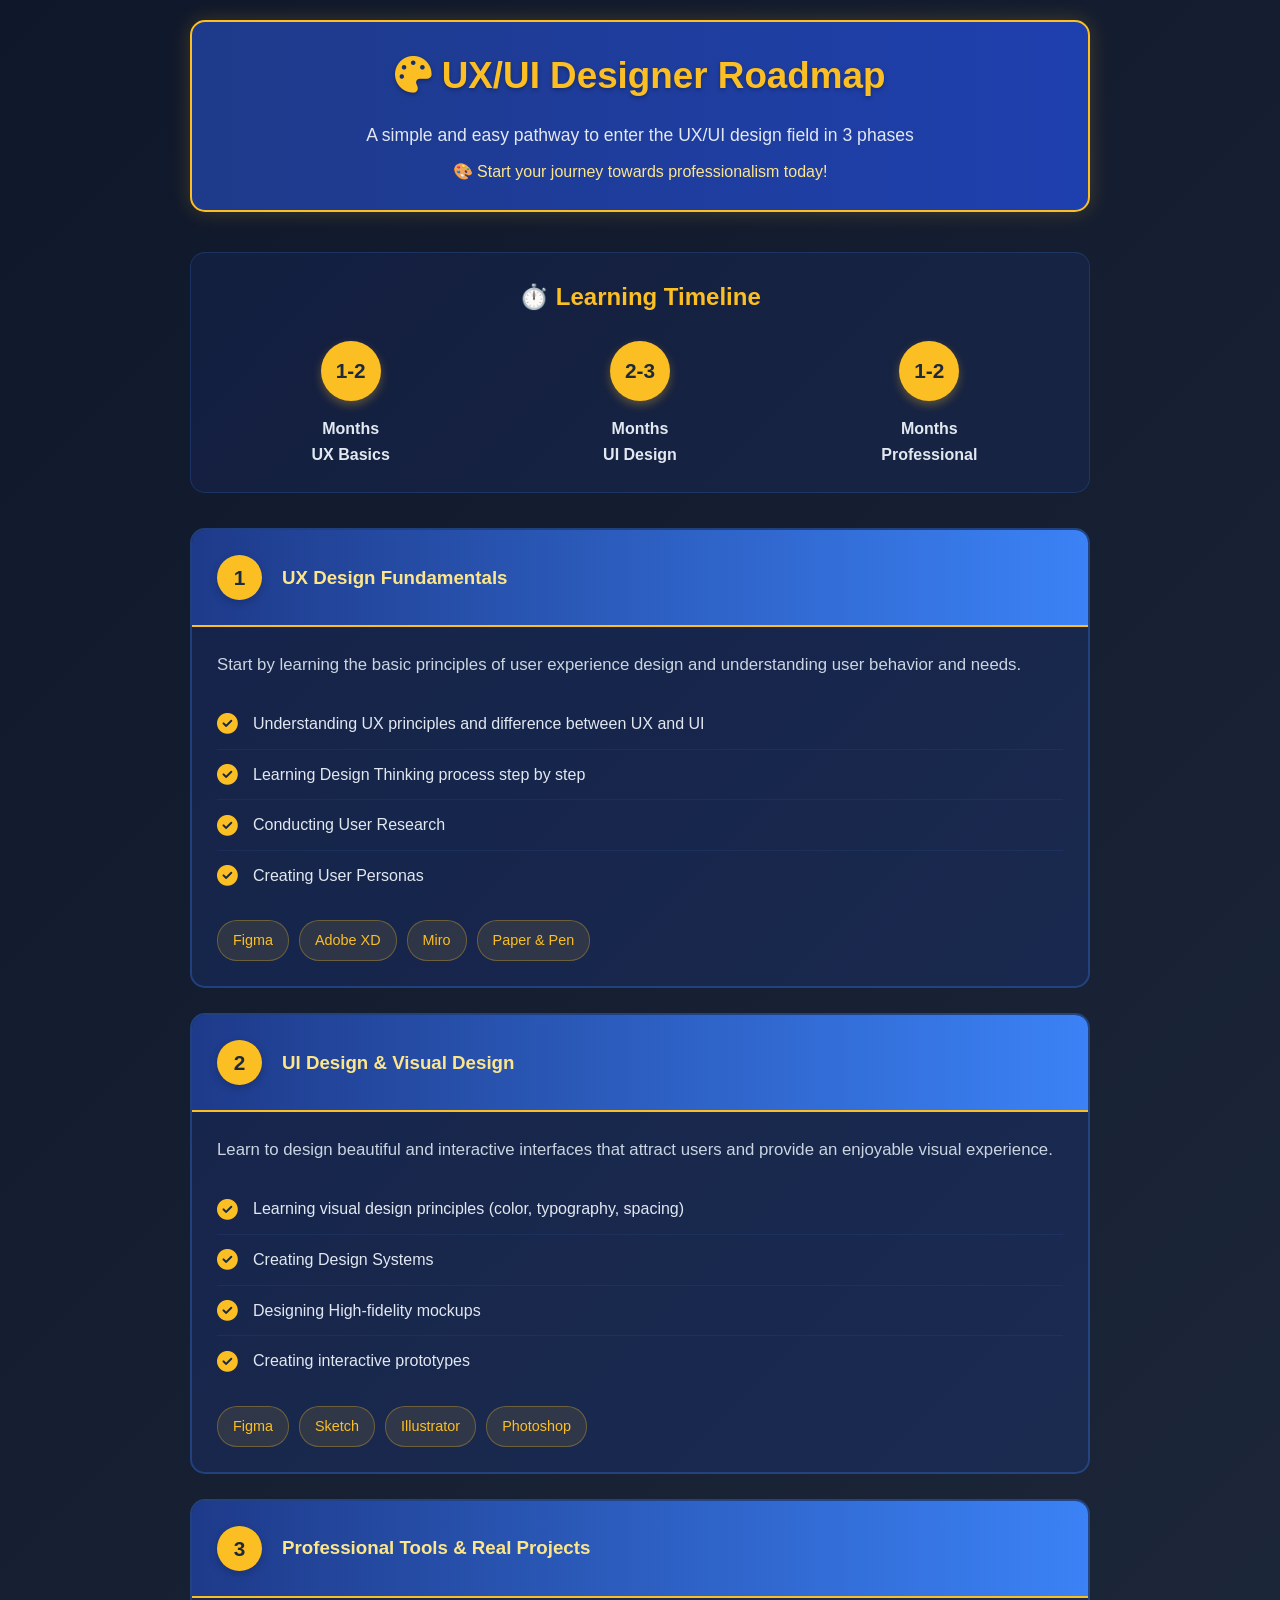
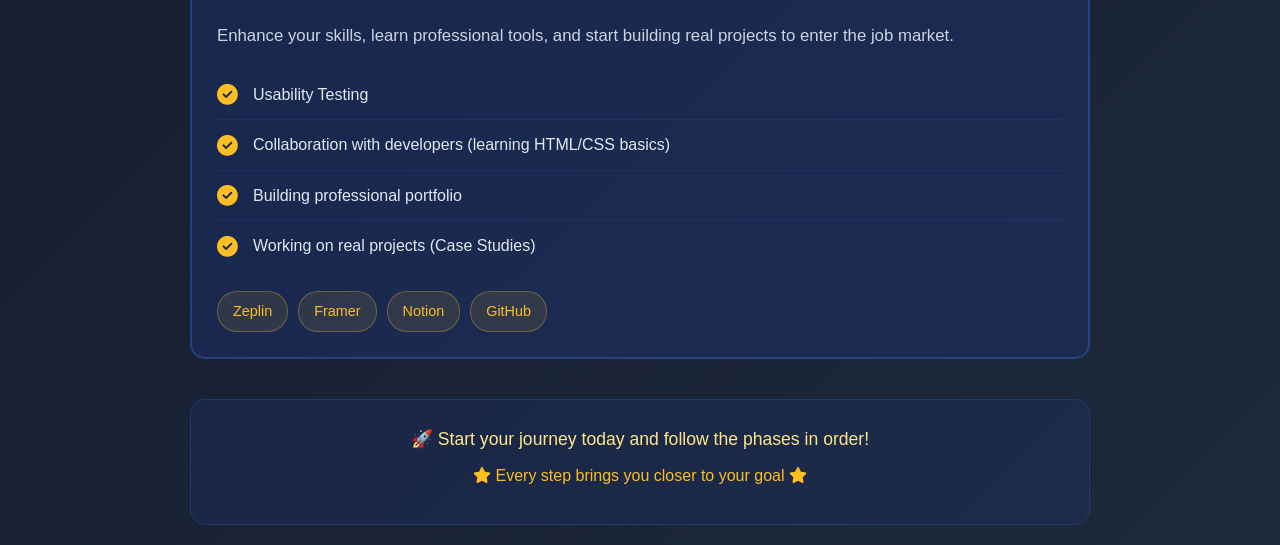
<file: final_project/ui_roadmap.html>
<!DOCTYPE html>

<html lang="en" dir="ltr">

<head>

    <meta charset="UTF-8">

    <meta name="viewport" content="width=device-width, initial-scale=1.0">

    <title>UX/UI Designer Roadmap</title>

    <link rel="stylesheet" href="https://cdnjs.cloudflare.com/ajax/libs/font-awesome/6.4.0/css/all.min.css">

    <style>

        :root {

            --primary: #1e3a8a;      /* Dark Blue */

            --secondary: #3b82f6;    /* Medium Blue */

            --accent: #60a5fa;       /* Light Blue */

            --yellow: #fbbf24;       /* Yellow */

            --yellow-light: #fde68a; /* Light Yellow */

            --light: #f0f9ff;

        }

        

        * {

            margin: 0;

            padding: 0;

            box-sizing: border-box;

            font-family: 'Segoe UI', Tahoma, sans-serif;

        }

        

        body {

            background: linear-gradient(135deg, #0f172a, #1e293b);

            color: white;

            line-height: 1.6;

            padding: 20px;

            min-height: 100vh;

        }

        

        .container {

            max-width: 900px;

            margin: 0 auto;

        }

        

        header {

            text-align: center;

            margin-bottom: 40px;

            padding: 25px;

            background: linear-gradient(90deg, var(--primary), #1e40af);

            border-radius: 15px;

            border: 2px solid var(--yellow);

            box-shadow: 0 0 20px rgba(251, 191, 36, 0.2);

        }

        

        header h1 {

            color: var(--yellow);

            margin-bottom: 15px;

            font-size: 2.3rem;

            text-shadow: 0 2px 4px rgba(0, 0, 0, 0.3);

        }

        

        header p {

            color: #e2e8f0;

            font-size: 1.1rem;

            max-width: 700px;

            margin: 0 auto;

        }

        

        .timeline {

            background: rgba(30, 58, 138, 0.2);

            padding: 25px;

            border-radius: 15px;

            margin-bottom: 35px;

            border: 1px solid rgba(59, 130, 246, 0.2);

        }

        

        .timeline h2 {

            text-align: center;

            margin-bottom: 25px;

            color: var(--yellow);

            font-size: 1.5rem;

        }

        

        .timeline-steps {

            display: flex;

            justify-content: space-between;

            gap: 20px;

        }

        

        .timeline-step {

            text-align: center;

            flex: 1;

        }

        

        .step-circle {

            width: 60px;

            height: 60px;

            background: var(--yellow);

            border-radius: 50%;

            margin: 0 auto 15px;

            display: flex;

            align-items: center;

            justify-content: center;

            font-weight: bold;

            font-size: 1.3rem;

            color: #1e293b;

            box-shadow: 0 4px 10px rgba(251, 191, 36, 0.3);

        }

        

        .step-title {

            color: #e2e8f0;

            font-weight: 600;

        }

        

        .phases {

            display: flex;

            flex-direction: column;

            gap: 25px;

            margin-bottom: 40px;

        }

        

        .phase {

            background: rgba(30, 58, 138, 0.3);

            border-radius: 15px;

            overflow: hidden;

            border: 2px solid rgba(59, 130, 246, 0.3);

            transition: all 0.3s;

        }

        

        .phase:hover {

            transform: translateY(-8px);

            border-color: var(--yellow);

            box-shadow: 0 8px 25px rgba(251, 191, 36, 0.2);

        }

        

        .phase-header {

            background: linear-gradient(90deg, var(--primary), var(--secondary));

            padding: 25px;

            color: white;

            display: flex;

            align-items: center;

            gap: 20px;

            border-bottom: 2px solid var(--yellow);

        }

        

        .phase-number {

            background: var(--yellow);

            width: 45px;

            height: 45px;

            border-radius: 50%;

            display: flex;

            align-items: center;

            justify-content: center;

            font-weight: bold;

            font-size: 1.3rem;

            color: #1e293b;

            box-shadow: 0 3px 8px rgba(0, 0, 0, 0.2);

        }

        

        .phase-content {

            padding: 25px;

        }

        

        .phase-content p {

            color: #cbd5e1;

            margin-bottom: 20px;

            font-size: 1.05rem;

        }

        

        .skills {

            list-style: none;

            margin-bottom: 20px;

        }

        

        .skills li {

            padding: 12px 0;

            border-bottom: 1px solid rgba(59, 130, 246, 0.1);

            display: flex;

            align-items: center;

            gap: 15px;

            color: #e2e8f0;

        }

        

        .skills li:last-child {

            border-bottom: none;

        }

        

        .skills i {

            color: var(--yellow);

            font-size: 1.3rem;

        }

        

        .tools {

            display: flex;

            flex-wrap: wrap;

            gap: 10px;

            margin-top: 20px;

        }

        

        .tool {

            background: rgba(251, 191, 36, 0.1);

            padding: 8px 15px;

            border-radius: 20px;

            font-size: 0.9rem;

            color: var(--yellow);

            border: 1px solid rgba(251, 191, 36, 0.3);

            transition: all 0.3s;

        }

        

        .tool:hover {

            background: rgba(251, 191, 36, 0.2);

            transform: translateY(-2px);

        }

        

        footer {

            text-align: center;

            padding: 25px;

            background: rgba(30, 58, 138, 0.2);

            border-radius: 15px;

            color: var(--yellow-light);

            border: 1px solid rgba(59, 130, 246, 0.2);

        }

        

        footer p {

            font-size: 1.1rem;

            margin-bottom: 10px;

        }

        

        @media (max-width: 768px) {

            .timeline-steps {

                flex-direction: column;

                gap: 25px;

            }

            

            header h1 {

                font-size: 1.8rem;

            }

        }

    </style>

</head>

<body>

    <div class="container">

        <header>

            <h1><i class="fas fa-palette" style="color: var(--yellow);"></i> UX/UI Designer Roadmap</h1>

            <p>A simple and easy pathway to enter the UX/UI design field in 3 phases</p>

            <p style="color: var(--yellow-light); margin-top: 10px; font-size: 1rem;">

                🎨 Start your journey towards professionalism today!

            </p>

        </header>

        

        <section class="timeline">

            <h2>⏱️ Learning Timeline</h2>

            <div class="timeline-steps">

                <div class="timeline-step">

                    <div class="step-circle">1-2</div>

                    <div class="step-title">Months<br>UX Basics</div>

                </div>

                <div class="timeline-step">

                    <div class="step-circle">2-3</div>

                    <div class="step-title">Months<br>UI Design</div>

                </div>

                <div class="timeline-step">

                    <div class="step-circle">1-2</div>

                    <div class="step-title">Months<br>Professional</div>

                </div>

            </div>

        </section>

        

        <div class="phases">

            <!-- Phase 1 -->

            <div class="phase">

                <div class="phase-header">

                    <div class="phase-number">1</div>

                    <h3 style="color: var(--yellow-light);">UX Design Fundamentals</h3>

                </div>

                <div class="phase-content">

                    <p>Start by learning the basic principles of user experience design and understanding user behavior and needs.</p>

                    <ul class="skills">

                        <li><i class="fas fa-check-circle"></i> Understanding UX principles and difference between UX and UI</li>

                        <li><i class="fas fa-check-circle"></i> Learning Design Thinking process step by step</li>

                        <li><i class="fas fa-check-circle"></i> Conducting User Research</li>

                        <li><i class="fas fa-check-circle"></i> Creating User Personas</li>

                    </ul>

                    <div class="tools">

                        <span class="tool">Figma</span>

                        <span class="tool">Adobe XD</span>

                        <span class="tool">Miro</span>

                        <span class="tool">Paper & Pen</span>

                    </div>

                </div>

            </div>

            

            <!-- Phase 2 -->

            <div class="phase">

                <div class="phase-header">

                    <div class="phase-number">2</div>

                    <h3 style="color: var(--yellow-light);">UI Design & Visual Design</h3>

                </div>

                <div class="phase-content">

                    <p>Learn to design beautiful and interactive interfaces that attract users and provide an enjoyable visual experience.</p>

                    <ul class="skills">

                        <li><i class="fas fa-check-circle"></i> Learning visual design principles (color, typography, spacing)</li>

                        <li><i class="fas fa-check-circle"></i> Creating Design Systems</li>

                        <li><i class="fas fa-check-circle"></i> Designing High-fidelity mockups</li>

                        <li><i class="fas fa-check-circle"></i> Creating interactive prototypes</li>

                    </ul>

                    <div class="tools">

                        <span class="tool">Figma</span>

                        <span class="tool">Sketch</span>

                        <span class="tool">Illustrator</span>

                        <span class="tool">Photoshop</span>

                    </div>

                </div>

            </div>

            

            <!-- Phase 3 -->

            <div class="phase">

                <div class="phase-header">

                    <div class="phase-number">3</div>

                    <h3 style="color: var(--yellow-light);">Professional Tools & Real Projects</h3>

                </div>

                <div class="phase-content">

                    <p>Enhance your skills, learn professional tools, and start building real projects to enter the job market.</p>

                    <ul class="skills">

                        <li><i class="fas fa-check-circle"></i> Usability Testing</li>

                        <li><i class="fas fa-check-circle"></i> Collaboration with developers (learning HTML/CSS basics)</li>

                        <li><i class="fas fa-check-circle"></i> Building professional portfolio</li>

                        <li><i class="fas fa-check-circle"></i> Working on real projects (Case Studies)</li>

                    </ul>

                    <div class="tools">

                        <span class="tool">Zeplin</span>

                        <span class="tool">Framer</span>

                        <span class="tool">Notion</span>

                        <span class="tool">GitHub</span>

                    </div>

                </div>

            </div>

        </div>

        

        <footer>

            <p>🚀 Start your journey today and follow the phases in order!</p>

            <p style="color: var(--yellow); font-size: 1rem;">

                <i class="fas fa-star" style="color: var(--yellow);"></i>

                Every step brings you closer to your goal

                <i class="fas fa-star" style="color: var(--yellow);"></i>

            </p>

        </footer>

    </div>

</body>

</html>
</file>
<file: final_project/contactus.css>
body{
margin: 0;
height: 100vh;
background-color: rgb(60, 61, 150);
background-size: 800% 800%;
animation: gradientBG 10s ease infinite;
font-family: Arial, Helvetica, sans-serif;
font-weight: bold;
}
.header{
    background-color: #050f4c;
    height: auto;
    padding: 10;
    margin: auto;
    border-radius:0px 0px 20px 20px;
   
}
.headerlinksbtn{
    display: flex;
    align-items: center;
    justify-content: center;
    justify-content: space-between;
    padding: 15px;
    margin: 10px;
    
}
.headerlinksbtn a{
     text-decoration: none;
     padding: 10px;
     color: white;
}
.headerlinksbtn a:hover{
    background-color: rgb(75, 75, 255);
    border-radius: 15px;
}
.headerlinksbtn button{
background-color:  rgba(248, 248, 0, 0.975);    
    color:rgb(3, 3, 45) ;
    font-weight: bold;
    font-size: large;
    border-radius: 15px;
    border: none;
    width: 10%;
    height: 50px;
    
}
.headerlinksbtn button:hover{
    background-color: rgb(255, 255, 53);
    cursor: pointer;
}
.formContainer {
    display: flex;
    padding: 40px;
    margin: auto;
    justify-content: center;
    max-width: 1300px;
}

.formContainer form {
    background-color: #EEEEEE;
    display: flex;
    justify-content: space-around;
    flex-direction: column;
    width: 400px;
    max-width: 400px;
    padding: 20px;
    border-radius: 20px;
    height: 450px;
}

.formContainer form input, textarea {
    outline: none;
    border: none;
    padding-left: 20px;
    font-size: large;

}

.formContainer input {
    height: 50px;
    border-radius: 50px;
}

.formContainer textarea {
    border-radius: 20px;
    padding-top: 10px;
    resize: none;
}
.formContainer button {
    border-radius: 50px;
    height: 52px;
    border: none;
    font-weight:600;
    font-size: medium;
    padding: 0 20px;
    background-color:rgba(248, 248, 0, 0.975);
    color: #000000;
    text-transform: uppercase;
}
.formContainer button:hover {
    background-color: rgb(255, 255, 53);
    cursor: pointer;
}
</file>
<file: final_project/cybersecurityroadmap.css>
body{
margin: 0;
height: 100vh;
background-color: rgb(34, 34, 80);
background-size: 800% 800%;
animation: gradientBG 10s ease infinite;
font-family: Arial, Helvetica, sans-serif;
font-weight: bold;
}

.head{
    background-color: rgb(60, 61, 150);
    color: #ffffff;
    width: 400px;
    height: 140px;
    display: flex;
    align-items: center;
    padding: 5px;
    margin: 10px;
    border-radius: 15px;
    font-size: 20px;

}
.head span{
       color: rgb(243, 233, 49);
       font-size: 25px;
       
}

    .container{
        display:flex;
        justify-content:space-between;
        margin-bottom:40px;
        margin-left:20px ;
        margin-right: 20px;
       
    }

.section{
        width:400px;
        padding:20px;
        border:2px solid #ffffff;
        border-radius:10px;
        margin-bottom:30px;
        margin-top: 20px;
    }

    h3{
        color: rgb(243, 233, 49);
        font-size:24px;
        margin-bottom:10px;
    }

    ul{
        margin-top:5px;
    }

    ul li{
        margin-bottom:6px;
        font-size:15px;
        color: white;
    }
</file>
<file: final_project/PROG4.CSS>
body{
margin: 0;
height: 100vh;
background: linear-gradient(270deg,#0d1a6a,#24c6dc,#514a9d);
background-size: 800% 800%;
animation: gradientBG 10s ease infinite;
}
@keyframes gradientBG{
    0%{background-position: 0% 50%;}
    50%{background-position: 100% 50%;}
    100%{background-position: 0% 50%;}
}


.HEAD{
    display: flex;
    align-items: center;
    justify-content: center; 
    gap: 50px; 
    padding-top: 8%;
}
.HEAD h1 {
    font-size: 45px;
    margin-bottom: 20%;
    max-width: 400px; 
    margin-left: -200px;
}

.header_links{
    display: flex;
    justify-content: space-around;
    align-items: center;
    padding: 30px;
    font-size: 25px;
    background: rgba(225,225,225,0.15);
    border-radius: 0 0 50px 50px;
}

.header_links a{
    color: white;
    text-decoration: none;
    margin-right: 30px;
    
     
}
.header_links a:hover{

    background-color: rgb(88, 119, 196);
    border-radius: 10px;
    
   

}
.header_links button{

    background-color:  rgba(248, 248, 0, 0.975);    
    color:rgb(3, 3, 45) ;
    font-size: large;
    border-radius: 20px;
    border: none;
    width: 10%;
    height: 50px;
    cursor: pointer;
    font-weight: bold;

}
.header_links button:hover{

    background-color: rgb(88, 119, 196);

}
.HEAD img {
   width: 100%;
    height: auto;
    border-radius: 20px;
    margin-left: 50%;
}
.big-btn {
    background-color: rgba(248, 248, 0, 0.975);
    color: rgb(0, 0, 0);
    padding: 5px 20px;
    font-size: 24px;
    border: none;
    border-radius: 10px;
    cursor:pointer;
    margin-left: 10px; /* تحريك شمال */
    margin-top: 10px;
    text-align: left;  /* كتابة شمال */
    font-weight: bold;
    margin-top: 50px;
    margin-left: 50%;
}
.big-btn:hover{
 background-color: rgb(88, 119, 196);
    border-radius: 10px;

}
.HEAD hr{

    width: 410px;
    margin-left: 50%;

}
</file>
<file: final_project/PROG3.CSS>
body{
margin: 0;
height: 100vh;
background: linear-gradient(270deg,#0d1a6a,#24c6dc,#514a9d);
background-size: 800% 800%;
animation: gradientBG 10s ease infinite;
}
@keyframes gradientBG{
    0%{background-position: 0% 50%;}
    50%{background-position: 100% 50%;}
    100%{background-position: 0% 50%;}
}

.HEAD{
    display: flex;
    align-items: center;
    justify-content: center; 
    gap: 50px; 
    padding-top: 8%;
}
.HEAD h1 {
    font-size: 45px;
    margin-bottom: 20%;
    max-width: 400px; 
    margin-left: -200px;
}

.header_links{
    display: flex;
    justify-content: space-around;
    align-items: center;
    padding: 30px;
    font-size: 25px;
    background: rgba(225,225,225,0.15);
    border-radius: 0 0 50px 50px;

   
    
}

.header_links a{
    color: rgb(233, 224, 224);
    text-decoration: none;
    margin-right: 30px;
    
     
}
.header_links a:hover{

    background-color: rgb(88, 119, 196);
    border-radius: 10px;
    
   

}
.header_links button{

    background-color:  rgba(248, 248, 0, 0.975);    
    color:rgb(3, 3, 45) ;
    font-size: large;
    border-radius: 20px;
    border: none;
    width: 10%;
    height: 50px;
    cursor: pointer;
    font-weight: bold;

}
.header_links button:hover{

    background-color: rgb(88, 119, 196);

}
.HEAD img {
   width: 100%;
    height: auto;
    border-radius: 20px;
    margin-left: 50%;
}
.big-btn {
    background-color: rgba(248, 248, 0, 0.975);
    color: rgb(0, 0, 0);
    padding: 5px 20px;
    font-size: 24px;
    border: none;
    border-radius: 10px;
    cursor:pointer;
    margin-left: 10px; /* تحريك شمال */
    margin-top: 10px;
    text-align: left;  /* كتابة شمال */
    font-weight: bold;
    margin-top: 50px;
    margin-left: 50%;
}
.big-btn:hover{
 background-color: rgb(88, 119, 196);
    border-radius: 10px;

}
.HEAD hr{

    width: 410px;
    margin-left: 50%;

}
</file>
<file: final_project/fullstack_roadmap.css>
body 
{
  margin: 0;
  height: 100vh;
 background:  rgb(3, 3, 45) ;
 background-size: 800% 800%;
  animation: gradientBG 10s ease infinite;  
}
@keyframes gradientBG 
{
  0% {
    background-position: 0% 50%;
  }
  50% {
    background-position: 100% 50%;
  }
  100% {
    background-position: 0% 50%;
  }
}
#title 
{
  color: rgb(164, 206, 12);
  text-align: center;
  padding: 20px;
}

.container {
  display: grid;
  grid-template-columns: repeat(auto-fit, minmax(250px, 1fr));
  gap: 30px;
  padding: 50px;
}

.phase 
{
  color: #fff;
  padding: 20px 30px;
  margin: 30px;
  float: left;
  border-radius: 30px;
  background: transparent;
  backdrop-filter: blur(12px);
  border: 1px solid rgba(255, 255, 255 , 0.2);
  box-shadow: 0 0 0 0 yellow;

}
.phase h2 
{
  color: rgb(0, 195, 255);
  font-weight: bold;
}
li a
{
    text-decoration: none;
    color: yellow;
    justify-content: space-between;
}
</file>
<file: final_project/SignUp_LogIn_Form.css>
@import url('https://fonts.googleapis.com/css2?family=Poppins:ital,wght@0,100;0,200;0,300;0,400;0,500;0,600;0,700;0,800;0,900;1,100;1,200;1,300;1,400;1,500;1,600;1,700;1,800;1,900&display=swap');

*{
    margin: 0;
    padding: 0;
    box-sizing: border-box;
    font-family: "Poppins", sans-serif;
    text-decoration: none;
    list-style: none;
}

body{
    display: flex;
    justify-content: center;
    align-items: center;
    min-height: 100vh;
background: linear-gradient(270deg,#0d1a6a,#24c6dc,#514a9d);
    background-size: 800% 800%;
animation: gradientBG 10s ease infinite;
}
@keyframes gradientBG{
    0%{background-position: 0% 50%;}
    50%{background-position: 100% 50%;}
    100%{background-position: 0% 50%;}
}



.container{
    position: relative;
    width: 850px;
    height: 550px;
    background: #fff;
    margin: 20px;
    border-radius: 30px;
    box-shadow: 0 0 30px rgba(0, 0, 0, .2);
    overflow: hidden;
}

    .container h1{
        font-size: 36px;
        margin: -10px 0;
    }

    .container p{
        font-size: 14.5px;
        margin: 15px 0;
    }

form{ width: 100%; }

.form-box{
    position: absolute;
    right: 0;
    width: 50%;
    height: 100%;
background:#fff;
    display: flex;
    align-items: center;
    color: #333;
    text-align: center;
    padding: 40px;
    z-index: 1;
    transition: .6s ease-in-out 1.2s, visibility 0s 1s;
}

    .container.active .form-box{ right: 50%; }

    .form-box.register{ visibility: hidden; }
        .container.active .form-box.register{ visibility: visible; }

.input-box{
    position: relative;
    margin: 30px 0;
}

    .input-box input{
        width: 100%;
        padding: 13px 50px 13px 20px;
        background: #eee;
        border-radius: 8px;
        border: none;
        outline: none;
        font-size: 16px;
        color: #333;
        font-weight: 500;
    }

        .input-box input::placeholder{
            color: #888;
            font-weight: 400;
        }
    
    .input-box i{
        position: absolute;
        right: 20px;
        top: 50%;
        transform: translateY(-50%);
        font-size: 20px;
    }

.forgot-link{ margin: -15px 0 15px; }
    .forgot-link a{
        font-size: 14.5px;
        color: #333;
    }

.btn{
    width: 100%;
    height: 48px;
    background: #7494ec;
    border-radius: 8px;
    box-shadow: 0 0 10px rgba(0, 0, 0, .1);
    border: none;
    cursor: pointer;
    font-size: 16px;
    color: #fff;
    font-weight: 600;
}

.social-icons{
    display: flex;
    justify-content: center;
}

    .social-icons a{
        display: inline-flex;
        padding: 10px;
        border: 2px solid #ccc;
        border-radius: 8px;
        font-size: 24px;
        color: #333;
        margin: 0 8px;
    }

.toggle-box{
    position: absolute;
    width: 100%;
    height: 100%;
}

    .toggle-box::before{
        content: '';
        position: absolute;
        left: -250%;
        width: 300%;
        height: 100%;
        background: #7494ec;
        /* border: 2px solid red; */
        border-radius: 150px;
        z-index: 2;
        transition: 1.8s ease-in-out;
    }

        .container.active .toggle-box::before{ left: 50%; }

.toggle-panel{
    position: absolute;
    width: 50%;
    height: 100%;
    /* background: seagreen; */
    color: #fff;
    display: flex;
    flex-direction: column;
    justify-content: center;
    align-items: center;
    z-index: 2;
    transition: .6s ease-in-out;
}

    .toggle-panel.toggle-left{ 
        left: 0;
        transition-delay: 1.2s; 
    }
        .container.active .toggle-panel.toggle-left{
            left: -50%;
            transition-delay: .6s;
        }

    .toggle-panel.toggle-right{ 
        right: -50%;
        transition-delay: .6s;
    }
        .container.active .toggle-panel.toggle-right{
            right: 0;
            transition-delay: 1.2s;
        }

    .toggle-panel p{ margin-bottom: 20px; }

    .toggle-panel .btn{
        width: 160px;
        height: 46px;
        background: transparent;
        border: 2px solid #fff;
        box-shadow: none;
    }

@media screen and (max-width: 650px){
    .container{ height: calc(100vh - 40px); }

    .form-box{
        bottom: 0;
        width: 100%;
        height: 70%;
    }

        .container.active .form-box{
            right: 0;
            bottom: 30%;
        }

    .toggle-box::before{
        left: 0;
        top: -270%;
        width: 100%;
        height: 300%;
        border-radius: 20vw;
    }

        .container.active .toggle-box::before{
            left: 0;
            top: 70%;
        }

        .container.active .toggle-panel.toggle-left{
            left: 0;
            top: -30%;
        }

    .toggle-panel{ 
        width: 100%;
        height: 30%;
    }
        .toggle-panel.toggle-left{ top: 0; }
        .toggle-panel.toggle-right{
            right: 0;
            bottom: -30%;
        }

            .container.active .toggle-panel.toggle-right{ bottom: 0; }
}

@media screen and (max-width: 400px){
    .form-box { padding: 20px; }

    .toggle-panel h1{font-size: 30px; }
}
</file>
<file: final_project/PROG1.CSS>
body{
margin: 0;
height: 100vh;
background: linear-gradient(270deg,#0d1a6a,#24c6dc,#514a9d);
background-size: 800% 800%;
animation: gradientBG 10s ease infinite;
}


/* Background */
#vantabg {
  position: fixed;
  top: 0;
  left: 0;
  width: 100%;
  height: 100%;
  z-index: -1;
}


.HEAD{
    display: flex;
    align-items: center;
    justify-content: center; 
    gap: 50px; 
    padding-top: 8%;
}
.HEAD h1 {
    font-size: 45px;
    margin-bottom: 20%;
    max-width: 400px; 
    margin-left: -200px;
}

.header_links{
    display: flex;
    justify-content: space-around;
    align-items: center;
    padding: 30px;
    font-size: 25px;
    
    background: rgba(225,225,225,0.15);
    border-radius: 0 0 50px 50px;
   
    
}

.header_links a{
    color: white;
    text-decoration: none;
    margin-right: 30px;
    
     
}
.header_links a:hover{

    background-color: rgb(88, 119, 196);
    border-radius: 10px;
    
   

}
.header_links button{

    background-color:  rgba(248, 248, 0, 0.975);    
    color:rgb(3, 3, 45) ;
    font-size: large;
    border-radius: 20px;
    border: none;
    width: 10%;
    height: 50px;
    cursor: pointer;
    font-weight: bold;

}
.header_links button:hover{

    background-color: rgb(88, 119, 196);

}
.HEAD img {
   width: 100%;
    height: auto;
    border-radius: 20px;
    margin-left: 50%;
}
.big-btn {
    background-color: rgba(248, 248, 0, 0.975);
    color: rgb(0, 0, 0);
    padding: 5px 20px;
    font-size: 24px;
    border: none;
    border-radius: 10px;
    cursor:pointer;
    margin-left: 10px; /* تحريك شمال */
    margin-top: 10px;
    text-align: left;  /* كتابة شمال */
    font-weight: bold;
    margin-top: 50px;
    margin-left: 50%;
}
.big-btn:hover{
 background-color: rgb(88, 119, 196);
    border-radius: 10px;

}
.HEAD hr{

    width: 280px;
    margin-left: 50%;

}
</file>
<file: final_project/PROG2.CSS>
body{
margin: 0;
height: 100vh;
background: linear-gradient(270deg,#0d1a6a,#24c6dc,#514a9d);
background-size: 800% 800%;
animation: gradientBG 10s ease infinite;
}
@keyframes gradientBG{
    0%{background-position: 0% 50%;}
    50%{background-position: 100% 50%;}
    100%{background-position: 0% 50%;}
}

.HEAD {
  display: flex;
  align-items: center;
  justify-content: center;
  gap: 50px;
  padding-top: 8%;
}
.HEAD h1 {
  font-size: 45px;
  margin-bottom: 20%;
  max-width: 400px;
  margin-left: -200px;
}

.header_links {
  display: flex;
  justify-content: space-around;
  align-items: center;
  padding: 30px;
  font-size: 25px;
  background: rgba(225,225,225,0.15);
  border-radius: 0 0 50px 50px;
}

.header_links a {
  color: white;
  text-decoration: none;
  margin-right: 30px;
}
.header_links a:hover {
  background-color: rgb(88, 119, 196);
  border-radius: 10px;
}
.header_links button {
  background-color: rgba(248, 248, 0, 0.975);
  color: rgb(3, 3, 45);
  font-size: large;
  border-radius: 20px;
  border: none;
  width: 10%;
  height: 50px;
  cursor: pointer;
  font-weight: bold;
}
.header_links button:hover {
  background-color: rgb(88, 119, 196);
}
.HEAD img {
  width: 100%;
  height: auto;
  border-radius: 20px;
  margin-left: 50%;
}
.big-btn {
  background-color: rgba(248, 248, 0, 0.975);
  color: rgb(0, 0, 0);
  padding: 5px 20px;
  font-size: 24px;
  border: none;
  border-radius: 10px;
  cursor: pointer;
  margin-left: 10px;
  margin-top: 10px;
  text-align: left;
  font-weight: bold;
  margin-top: 50px;
  margin-left: 50%;
}
.big-btn a{

   text-decoration: none;
}
.big-btn:hover {
  background-color: rgb(88, 119, 196);
  border-radius: 10px;
}
.HEAD hr {
  width: 322px;
  margin-left: 50%;
}
</file>
